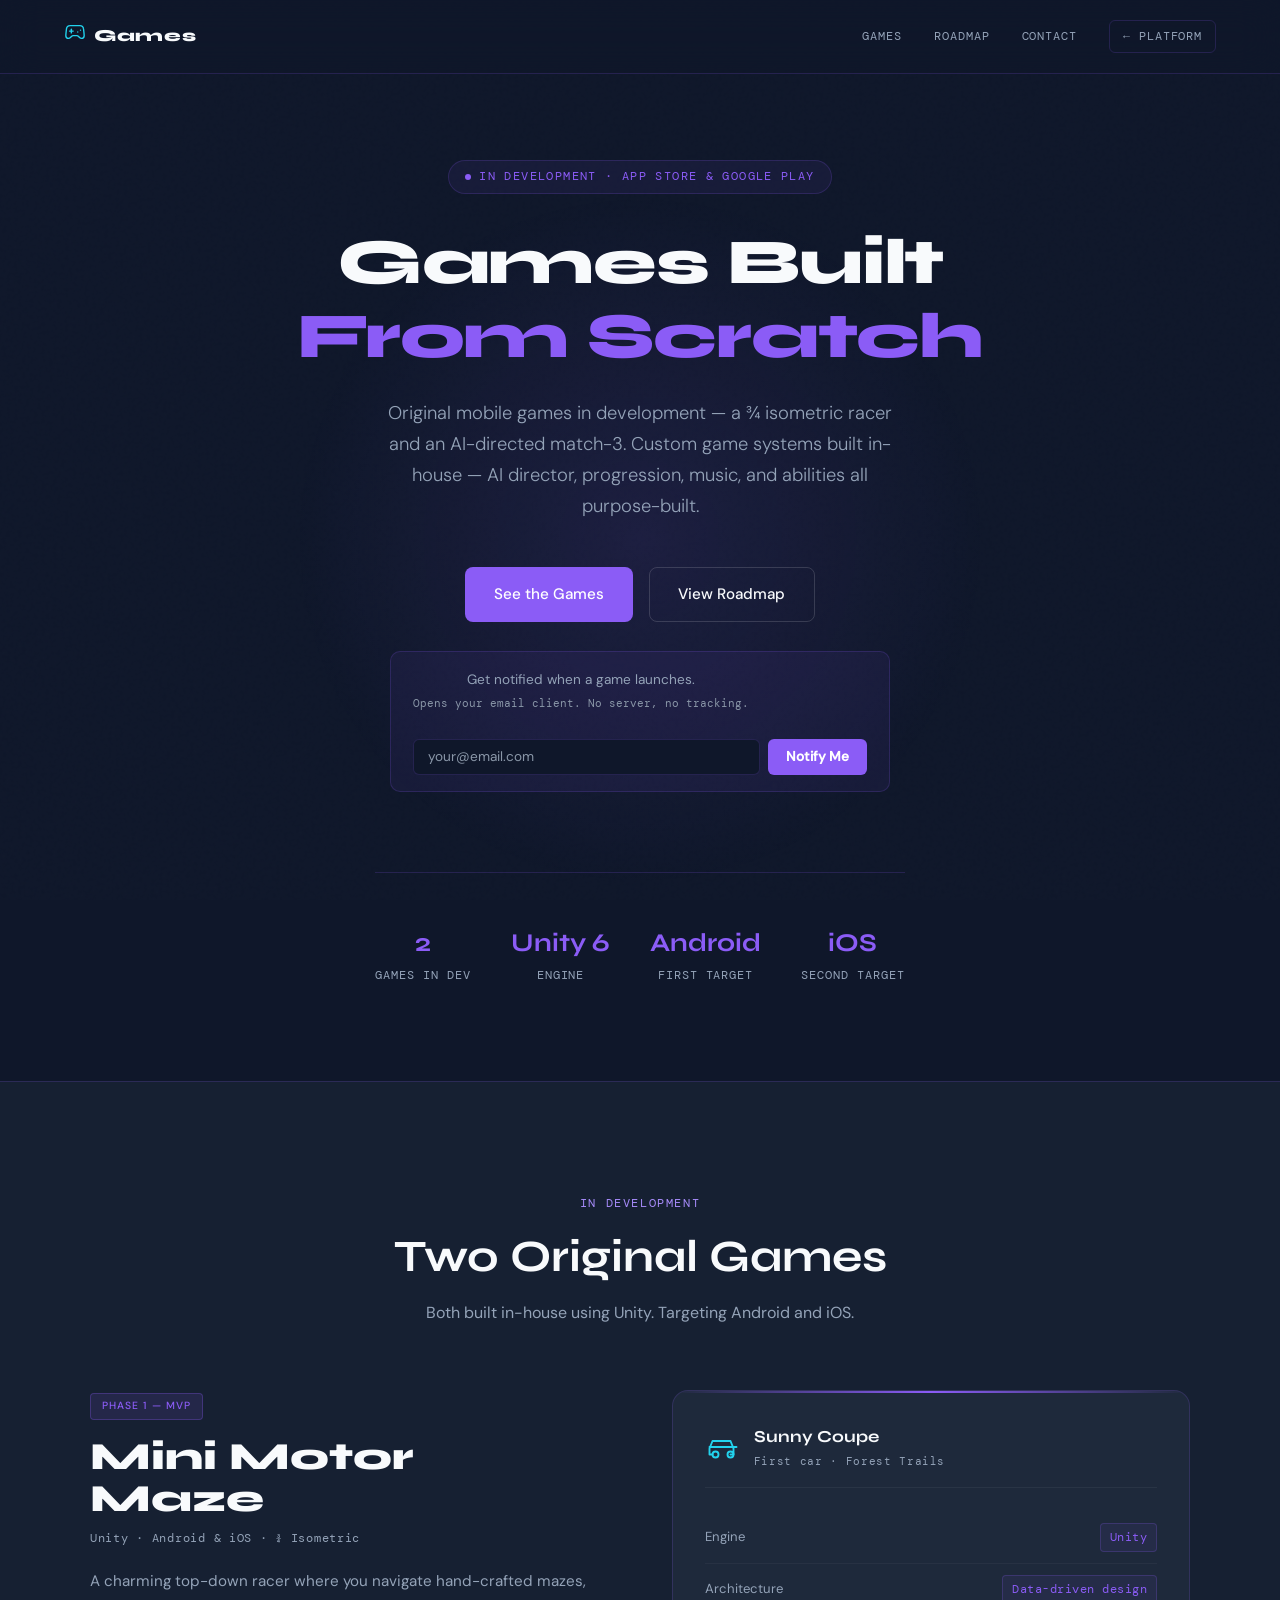
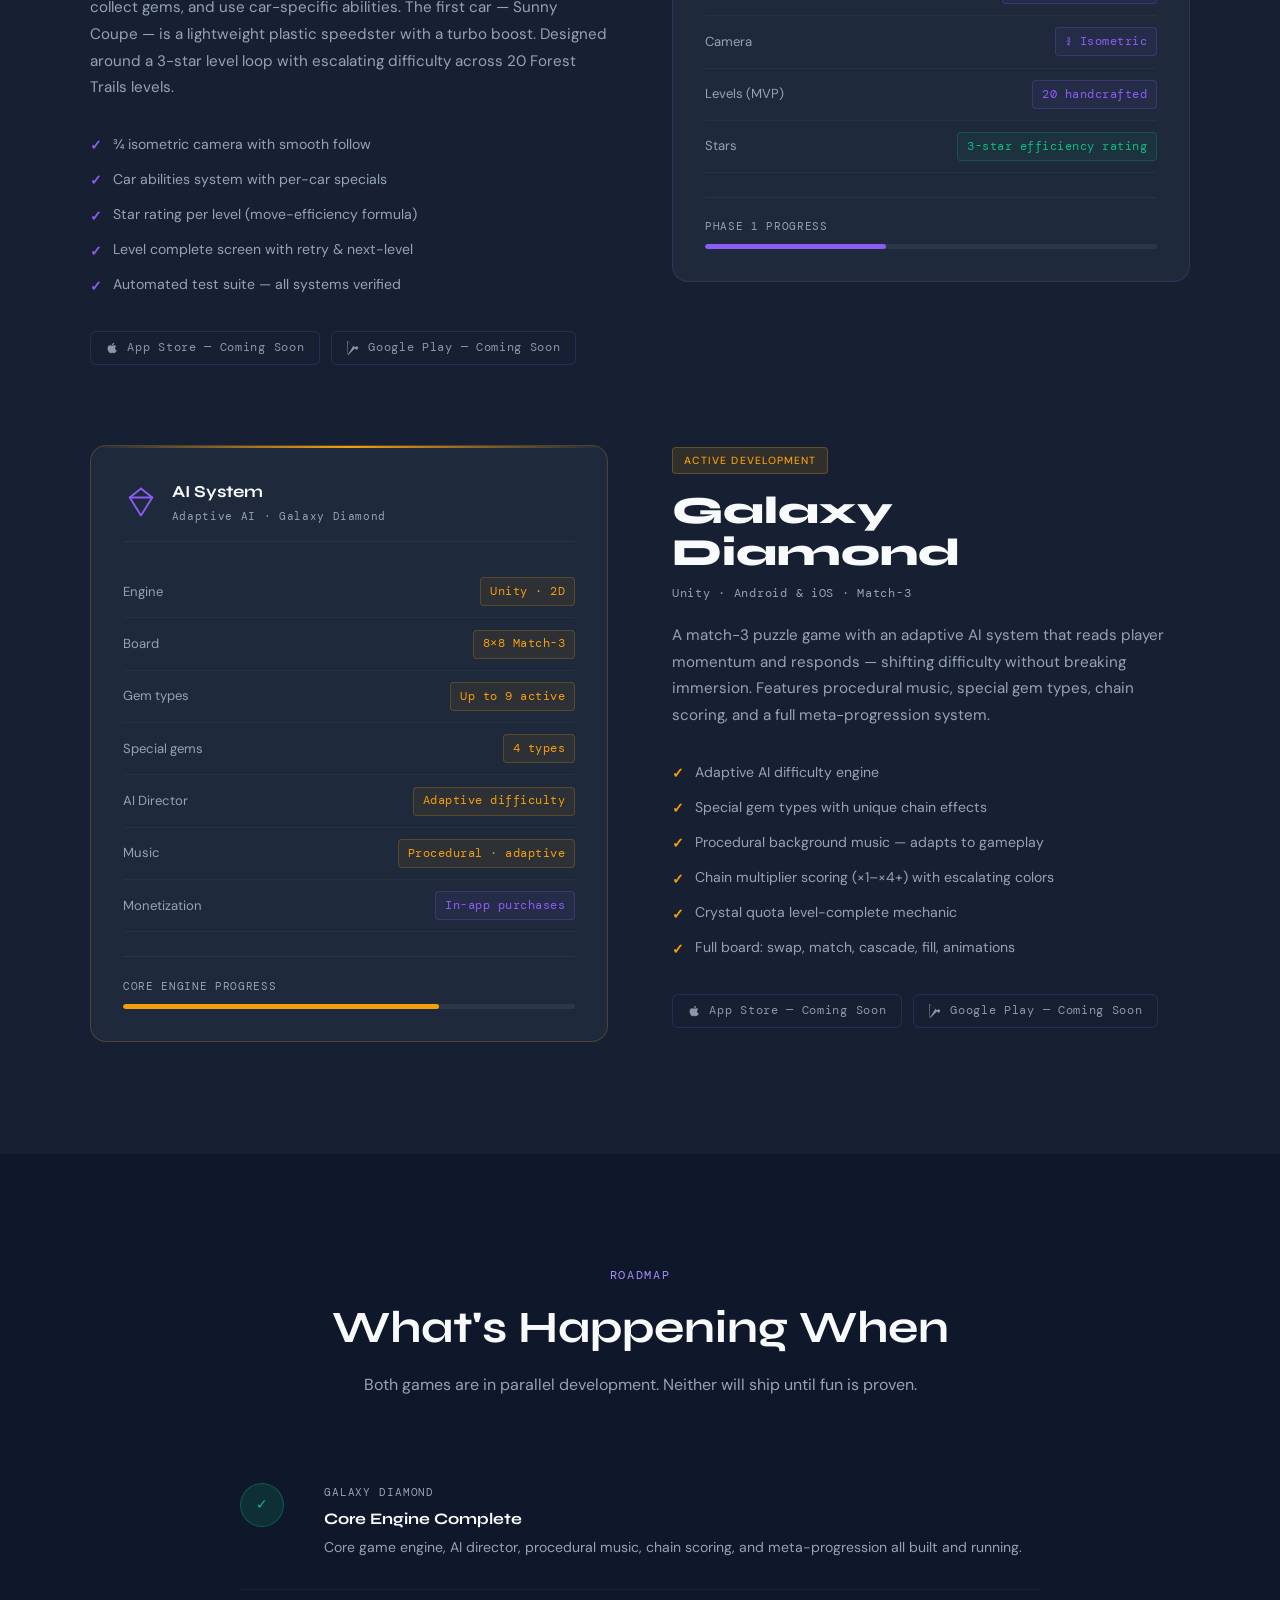
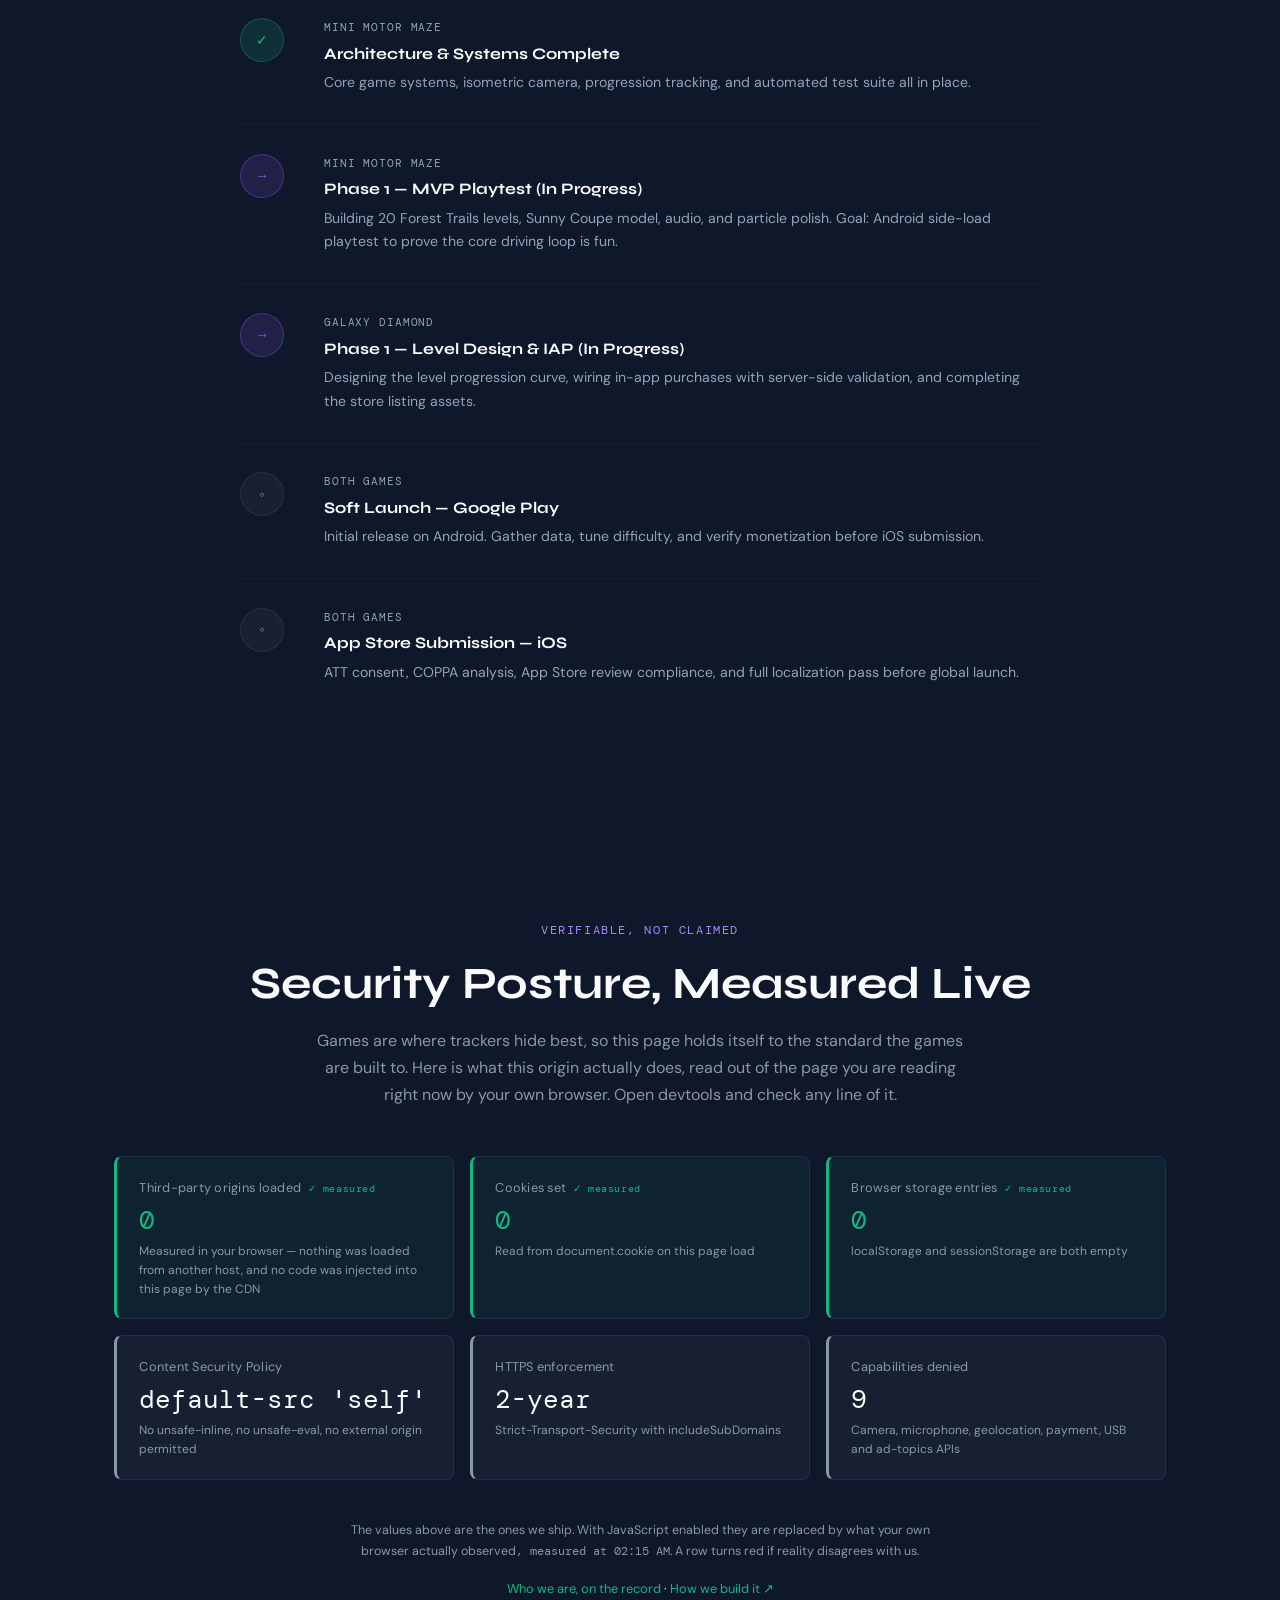
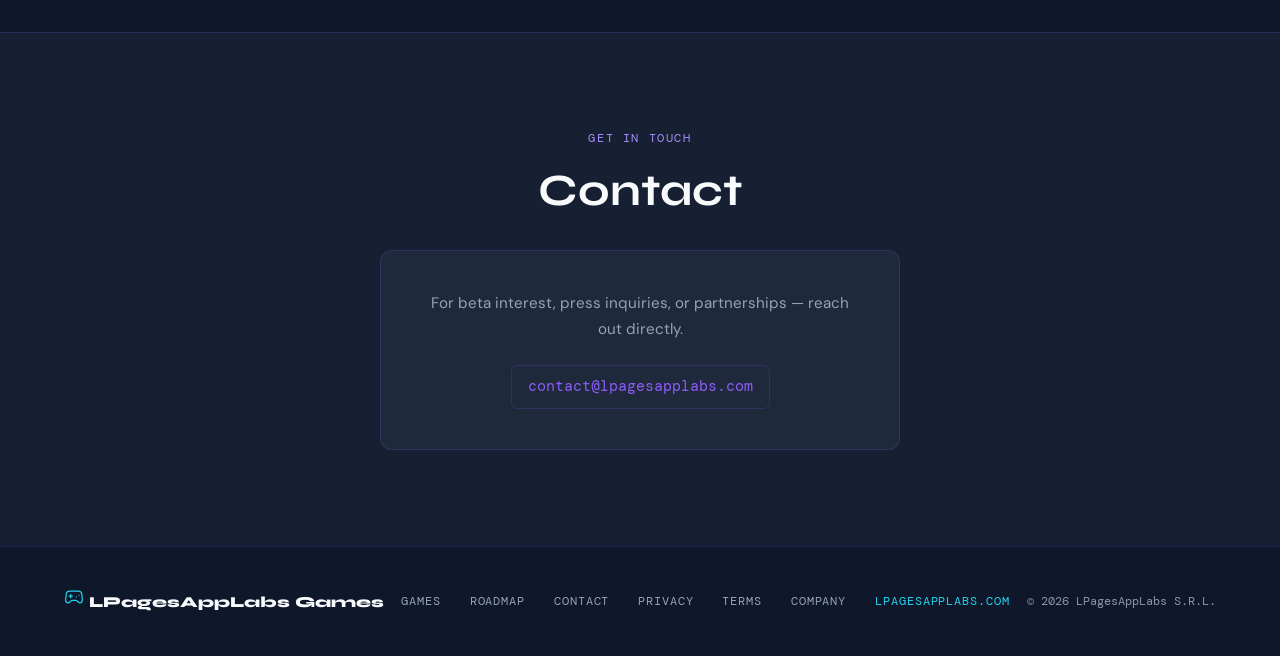
<file: public/index.html>
<!DOCTYPE html>
<!-- LPagesAppLabs Platform v1.0 · Games · contact@lpagesapplabs.com -->
<html lang="en">
<head>
  <meta charset="UTF-8" />
  <meta name="viewport" content="width=device-width, initial-scale=1.0"/>
  <meta name="color-scheme" content="dark">
  <title>LPagesAppLabs Games — Mobile Games in Development</title>
  <meta name="description" content="Mobile games in development by LPagesAppLabs. Mini Motor Maze — ¾ isometric racing. Galaxy Diamond — match-3 puzzle with adaptive AI. Coming to App Store and Google Play.">
  <link rel="canonical" href="https://games.lpagesapplabs.com/" />
  <meta property="og:title" content="LPagesAppLabs Games — Mobile Games in Development" />
  <meta property="og:description" content="Mini Motor Maze and Galaxy Diamond — mobile games built with Unity, coming to App Store and Google Play." />
  <meta property="og:url" content="https://games.lpagesapplabs.com/" />
  <meta property="og:image" content="https://lpagesapplabs.com/og-image.png" />
  <meta property="og:image:width" content="1200" />
  <meta property="og:image:height" content="630" />
  <meta property="og:type" content="website" />
  <meta name="twitter:card" content="summary_large_image" />
  <meta name="twitter:title" content="LPagesAppLabs Games — Mobile Games in Development" />
  <meta name="twitter:description" content="Mini Motor Maze and Galaxy Diamond — mobile games built with Unity, coming to App Store and Google Play." />
  <meta name="twitter:image" content="https://lpagesapplabs.com/og-image.png" />
  <meta name="theme-color" content="#0F172A">
  <meta name="robots" content="index, follow">
  <link rel="icon" href="/logo.svg" type="image/svg+xml">
  <script src="main.js"></script>
  <link rel="stylesheet" href="fonts.css">
  <link rel="preload" href="fonts/syne-latin-800-normal.woff2" as="font" type="font/woff2" crossorigin>
  <link rel="preload" href="fonts/dm-sans-latin-400-normal.woff2" as="font" type="font/woff2" crossorigin>
  <link rel="stylesheet" href="styles.css">
  <!-- defer, deliberately. This script queries the DOM immediately on boot, and a
       head script that runs before the body exists is what blanked all nine origins
       on 2026-07-27. It is also progressive enhancement: the panel ships with honest
       static values and this only ever upgrades a row to "measured". -->
  <script src="posture.js" defer></script>
</head>
<body>
<a class="skip-link" href="#main-content">Skip to main content</a>

<nav>
  <a href="#hero" class="nav-logo"><span class="logo-icon" aria-hidden="true"><svg width="22" height="22" viewBox="0 0 24 24" fill="none" stroke="#22D3EE" stroke-width="1.5" stroke-linecap="round" stroke-linejoin="round" aria-hidden="true"><line x1="6" y1="11" x2="10" y2="11"/><line x1="8" y1="9" x2="8" y2="13"/><line x1="15" y1="12" x2="15.01" y2="12"/><line x1="18" y1="10" x2="18.01" y2="10"/><path d="M17.32 5H6.68a4 4 0 0 0-3.978 3.59c-.006.052-.01.101-.017.152C2.604 9.416 2 14.456 2 16a3 3 0 0 0 3 3c1 0 1.5-.5 2-1l1.414-1.414A2 2 0 0 1 9.828 16h4.344a2 2 0 0 1 1.414.586L17 18c.5.5 1 1 2 1a3 3 0 0 0 3-3c0-1.545-.604-6.584-.685-7.258-.006-.05-.01-.1-.017-.151A4 4 0 0 0 17.32 5z"/></svg></span> Games</a>
  <div class="nav-right">
    <div class="nav-links">
      <a href="#games">Games</a>
      <a href="#timeline">Roadmap</a>
      <a href="#contact">Contact</a>
    </div>
    <a href="https://lpagesapplabs.com" class="nav-platform" rel="noopener noreferrer">← Platform</a>
    <button class="nav-hamburger" id="hamburger" aria-label="Menu" aria-expanded="false" aria-controls="navMobile">
      <span></span><span></span><span></span>
    </button>
  </div>
  <!-- Inside <nav> on purpose. nav is position:fixed, so it is the containing
       block for this absolutely-positioned menu, which lets CSS say top:100%
       — exactly the bar's height, whatever the logo turns out to be. As a
       sibling it was in static flow at document y=0, behind the fixed bar and
       off-screen once scrolled: the menu opened and nobody could see it.
       Absolute keeps it out of the flex row, so the bar itself is unchanged. -->
  <div class="nav-mobile" id="navMobile">
    <a href="#games">Games</a>
    <a href="#timeline">Roadmap</a>
    <a href="#contact">Contact</a>
    <a href="https://lpagesapplabs.com" rel="noopener noreferrer">← Platform</a>
  </div>
</nav>

<main id="main-content">
<!-- HERO -->
<section id="hero">
  <div class="hero-glow"></div>
  <div class="hero-badge"><span class="badge-dot"></span> In Development · App Store &amp; Google Play</div>
  <h1>Games Built<br><span class="accent">From Scratch</span></h1>
  <p class="hero-sub">Original mobile games in development — a ¾ isometric racer and an AI-directed match-3. Custom game systems built in-house — AI director, progression, music, and abilities all purpose-built.</p>
  <div class="btn-group">
    <a href="#games" class="btn btn-primary">See the Games</a>
    <a href="#timeline" class="btn btn-secondary">View Roadmap</a>
  </div>
  <div class="notify-strip">
    <p>Get notified when a game launches.<br><span class="notify-sub">Opens your email client. No server, no tracking.</span></p>
      <!-- The email input deliberately has NO name attribute, and this form has
           no action. That is a control, not an oversight: main.js calls
           preventDefault() and opens a mailto, but if JavaScript never runs the
           form submits natively as a GET to this same page, and a named input
           would put the visitor's email address into the URL, their browser
           history, and the Referer header of whatever they click next. Without a
           name, nothing is submitted at all. Do not "tidy" one in. -->
    <form class="notify-form" data-product="LPagesAppLabs Games">
      <input type="email" placeholder="your@email.com" required autocomplete="email" aria-label="Email address">
      <button type="submit">Notify Me</button>
    </form>
  </div>
  <div class="hero-stat-bar">
    <div class="stat"><div class="stat-num">2</div><div class="stat-label">Games in dev</div></div>
    <div class="stat"><div class="stat-num">Unity 6</div><div class="stat-label">Engine</div></div>
    <div class="stat"><div class="stat-num">Android</div><div class="stat-label">First target</div></div>
    <div class="stat"><div class="stat-num">iOS</div><div class="stat-label">Second target</div></div>
  </div>
</section>

<!-- GAMES -->
<section id="games">
  <div class="games-header reveal">
    <div class="section-label">In Development</div>
    <h2 class="section-title">Two Original Games</h2>
    <p>Both built in-house using Unity. Targeting Android and iOS.</p>
  </div>

  <!-- MINI MOTOR MAZE -->
  <div class="game-block reveal">
    <div class="game-info">
      <div class="game-tag">Phase 1 — MVP</div>
      <h2 class="game-name">Mini Motor<br>Maze</h2>
      <div class="game-engine">Unity · Android &amp; iOS · ¾ Isometric</div>
      <p class="game-desc">A charming top-down racer where you navigate hand-crafted mazes, collect gems, and use car-specific abilities. The first car — Sunny Coupe — is a lightweight plastic speedster with a turbo boost. Designed around a 3-star level loop with escalating difficulty across 20 Forest Trails levels.</p>
      <div class="feature-list">
        <div class="feature-item"><span class="feature-check" aria-hidden="true">✓</span> ¾ isometric camera with smooth follow</div>
        <div class="feature-item"><span class="feature-check" aria-hidden="true">✓</span> Car abilities system with per-car specials</div>
        <div class="feature-item"><span class="feature-check" aria-hidden="true">✓</span> Star rating per level (move-efficiency formula)</div>
        <div class="feature-item"><span class="feature-check" aria-hidden="true">✓</span> Level complete screen with retry &amp; next-level</div>
        <div class="feature-item"><span class="feature-check" aria-hidden="true">✓</span> Automated test suite — all systems verified</div>
      </div>
      <div class="store-badges">
        <span class="store-badge">
          <svg width="14" height="14" viewBox="0 0 24 24" fill="currentColor"><path d="M17.05 20.28c-.98.95-2.05.8-3.08.35-1.09-.46-2.09-.48-3.24 0-1.44.62-2.2.44-3.06-.35C2.79 15.25 3.51 7.7 9.05 7.4c1.39.07 2.34.74 3.15.8 1.19-.24 2.35-.93 3.62-.84 1.54.12 2.69.72 3.45 1.83-3.17 1.89-2.42 6.02.78 7.2-.57 1.5-1.32 2.96-3 3.89zM12.03 7.25c-.15-2.23 1.66-4.07 3.74-4.25.29 2.58-2.34 4.5-3.74 4.25z"/></svg>
          App Store — Coming Soon
        </span>
        <span class="store-badge">
          <svg width="14" height="14" viewBox="0 0 24 24" fill="currentColor"><path d="M3.18 23.76c.28.15.59.2.9.14l12.22-12.23-3.47-3.47L3.18 23.76zm16.87-10.77c.55-.31.87-.87.87-1.49s-.32-1.18-.87-1.49L17.9 8.84 14.1 12l3.93 3.16 2.02-1.17zM3.54.3C3.24.11 2.9.04 2.58.19L14.84 12 3.54.3zM3.18.24L2.58.19c-.02.01-.04.02-.05.03l-.01.01C2.22.44 2 .82 2 1.25v21.5c0 .43.22.81.52 1.01l.01.01.05.03.03-.02L3.18.24z"/></svg>
          Google Play — Coming Soon
        </span>
      </div>
    </div>
    <div class="game-visual">
      <div class="vis-header">
        <span class="vis-icon"><svg width="36" height="36" viewBox="0 0 24 24" fill="none" stroke="#22D3EE" stroke-width="1.25" stroke-linecap="round" stroke-linejoin="round" aria-hidden="true"><path d="M5 17H3v-4l2-5h12l2 5v4h-2"/><circle cx="7" cy="17" r="2"/><circle cx="17" cy="17" r="2"/><path d="M3 12h18"/></svg></span>
        <div>
          <h3 class="vis-title">Sunny Coupe</h3>
          <div class="vis-sub">First car · Forest Trails</div>
        </div>
      </div>
      <div class="vis-row"><span class="vis-label">Engine</span><span class="vis-val">Unity</span></div>
      <div class="vis-row"><span class="vis-label">Architecture</span><span class="vis-val">Data-driven design</span></div>
      
      <div class="vis-row"><span class="vis-label">Camera</span><span class="vis-val">¾ Isometric</span></div>
      <div class="vis-row"><span class="vis-label">Levels (MVP)</span><span class="vis-val">20 handcrafted</span></div>
      <div class="vis-row"><span class="vis-label">Stars</span><span class="vis-val emerald">3-star efficiency rating</span></div>
      
      
      <div class="progress-bar">
        <div class="progress-header">
          <span class="progress-label">Phase 1 Progress</span>
          
        </div>
        <div class="bar-track"><div class="bar-fill"></div></div>
      </div>
    </div>
  </div>

  <!-- GALAXY DIAMOND -->
  <div class="game-block reverse reveal">
    <div class="game-info">
      <div class="game-tag amber">Active Development</div>
      <h2 class="game-name">Galaxy<br>Diamond</h2>
      <div class="game-engine">Unity · Android &amp; iOS · Match-3</div>
      <p class="game-desc">A match-3 puzzle game with an adaptive AI system that reads player momentum and responds — shifting difficulty without breaking immersion. Features procedural music, special gem types, chain scoring, and a full meta-progression system.</p>
      <div class="feature-list">
        <div class="feature-item"><span class="feature-check amber">✓</span> Adaptive AI difficulty engine</div>
        <div class="feature-item"><span class="feature-check amber">✓</span> Special gem types with unique chain effects</div>
        <div class="feature-item"><span class="feature-check amber">✓</span> Procedural background music — adapts to gameplay</div>
        <div class="feature-item"><span class="feature-check amber">✓</span> Chain multiplier scoring (×1–×4+) with escalating colors</div>
        <div class="feature-item"><span class="feature-check amber">✓</span> Crystal quota level-complete mechanic</div>
        <div class="feature-item"><span class="feature-check amber">✓</span> Full board: swap, match, cascade, fill, animations</div>
      </div>
      <div class="store-badges">
        <span class="store-badge">
          <svg width="14" height="14" viewBox="0 0 24 24" fill="currentColor"><path d="M17.05 20.28c-.98.95-2.05.8-3.08.35-1.09-.46-2.09-.48-3.24 0-1.44.62-2.2.44-3.06-.35C2.79 15.25 3.51 7.7 9.05 7.4c1.39.07 2.34.74 3.15.8 1.19-.24 2.35-.93 3.62-.84 1.54.12 2.69.72 3.45 1.83-3.17 1.89-2.42 6.02.78 7.2-.57 1.5-1.32 2.96-3 3.89zM12.03 7.25c-.15-2.23 1.66-4.07 3.74-4.25.29 2.58-2.34 4.5-3.74 4.25z"/></svg>
          App Store — Coming Soon
        </span>
        <span class="store-badge">
          <svg width="14" height="14" viewBox="0 0 24 24" fill="currentColor"><path d="M3.18 23.76c.28.15.59.2.9.14l12.22-12.23-3.47-3.47L3.18 23.76zm16.87-10.77c.55-.31.87-.87.87-1.49s-.32-1.18-.87-1.49L17.9 8.84 14.1 12l3.93 3.16 2.02-1.17zM3.54.3C3.24.11 2.9.04 2.58.19L14.84 12 3.54.3zM3.18.24L2.58.19c-.02.01-.04.02-.05.03l-.01.01C2.22.44 2 .82 2 1.25v21.5c0 .43.22.81.52 1.01l.01.01.05.03.03-.02L3.18.24z"/></svg>
          Google Play — Coming Soon
        </span>
      </div>
    </div>
    <div class="game-visual amber-card">
      <div class="vis-header">
        <span class="vis-icon"><svg width="36" height="36" viewBox="0 0 24 24" fill="none" stroke="#8B5CF6" stroke-width="1.25" stroke-linecap="round" stroke-linejoin="round" aria-hidden="true"><polyline points="12 3 19.5 9 12 21 4.5 9 12 3"/><polyline points="4.5 9 19.5 9"/></svg></span>
        <div>
          <h3 class="vis-title">AI System</h3>
          <div class="vis-sub">Adaptive AI · Galaxy Diamond</div>
        </div>
      </div>
      <div class="vis-row"><span class="vis-label">Engine</span><span class="vis-val amber">Unity · 2D</span></div>
      <div class="vis-row"><span class="vis-label">Board</span><span class="vis-val amber">8×8 Match-3</span></div>
      <div class="vis-row"><span class="vis-label">Gem types</span><span class="vis-val amber">Up to 9 active</span></div>
      <div class="vis-row"><span class="vis-label">Special gems</span><span class="vis-val amber">4 types</span></div>
      <div class="vis-row"><span class="vis-label">AI Director</span><span class="vis-val amber">Adaptive difficulty</span></div>
      <div class="vis-row"><span class="vis-label">Music</span><span class="vis-val amber">Procedural · adaptive</span></div>
      <div class="vis-row"><span class="vis-label">Monetization</span><span class="vis-val">In-app purchases</span></div>
      <div class="progress-bar">
        <div class="progress-header">
          <span class="progress-label">Core Engine Progress</span>
          
        </div>
        <div class="bar-track"><div class="bar-fill amber"></div></div>
      </div>
    </div>
  </div>
</section>

<!-- TIMELINE -->
<section id="timeline">
  <div class="timeline-inner">
    <div class="timeline-header reveal">
      <div class="section-label">Roadmap</div>
      <h2 class="section-title">What's Happening When</h2>
      <p>Both games are in parallel development. Neither will ship until fun is proven.</p>
    </div>
    <div class="tl-items">
      <div class="tl-item reveal">
        <div class="tl-dot done">✓</div>
        <div>
          <div class="tl-game">Galaxy Diamond</div>
          <div class="tl-phase">Core Engine Complete</div>
          <p class="tl-desc">Core game engine, AI director, procedural music, chain scoring, and meta-progression all built and running.</p>
        </div>
      </div>
      <div class="tl-item reveal">
        <div class="tl-dot done">✓</div>
        <div>
          <div class="tl-game">Mini Motor Maze</div>
          <div class="tl-phase">Architecture & Systems Complete</div>
          <p class="tl-desc">Core game systems, isometric camera, progression tracking, and automated test suite all in place.</p>
        </div>
      </div>
      <div class="tl-item reveal">
        <div class="tl-dot active">→</div>
        <div>
          <div class="tl-game">Mini Motor Maze</div>
          <div class="tl-phase">Phase 1 — MVP Playtest (In Progress)</div>
          <p class="tl-desc">Building 20 Forest Trails levels, Sunny Coupe model, audio, and particle polish. Goal: Android side-load playtest to prove the core driving loop is fun.</p>
        </div>
      </div>
      <div class="tl-item reveal">
        <div class="tl-dot active">→</div>
        <div>
          <div class="tl-game">Galaxy Diamond</div>
          <div class="tl-phase">Phase 1 — Level Design &amp; IAP (In Progress)</div>
          <p class="tl-desc">Designing the level progression curve, wiring in-app purchases with server-side validation, and completing the store listing assets.</p>
        </div>
      </div>
      <div class="tl-item reveal">
        <div class="tl-dot next">◦</div>
        <div>
          <div class="tl-game">Both Games</div>
          <div class="tl-phase">Soft Launch — Google Play</div>
          <p class="tl-desc">Initial release on Android. Gather data, tune difficulty, and verify monetization before iOS submission.</p>
        </div>
      </div>
      <div class="tl-item reveal">
        <div class="tl-dot next">◦</div>
        <div>
          <div class="tl-game">Both Games</div>
          <div class="tl-phase">App Store Submission — iOS</div>
          <p class="tl-desc">ATT consent, COPPA analysis, App Store review compliance, and full localization pass before global launch.</p>
        </div>
      </div>
    </div>
  </div>
</section>

<!-- SECURITY POSTURE — measured live, see posture.js -->
<section id="posture">
  <div class="posture-header reveal">
    <div class="section-label">Verifiable, Not Claimed</div>
    <h2 class="section-title">Security Posture, Measured Live</h2>
    <p>Games are where trackers hide best, so this page holds itself to the standard the games are built to. Here is what this origin actually does, read out of the page you are reading right now by your own browser. Open devtools and check any line of it.</p>
  </div>

  <dl class="posture-grid reveal">
    <div class="posture-row" data-posture="third-party">
      <dt class="posture-label">Third-party origins loaded</dt>
      <dd class="posture-value">0</dd>
      <dd class="posture-note">No fonts, analytics or tag manager loaded from another host</dd>
    </div>
    <div class="posture-row" data-posture="cookies">
      <dt class="posture-label">Cookies set</dt>
      <dd class="posture-value">0</dd>
      <dd class="posture-note">No consent banner, because there is nothing to consent to</dd>
    </div>
    <div class="posture-row" data-posture="storage">
      <dt class="posture-label">Browser storage entries</dt>
      <dd class="posture-value">0</dd>
      <dd class="posture-note">Nothing written to localStorage or sessionStorage</dd>
    </div>
    <div class="posture-row" data-posture="csp">
      <dt class="posture-label">Content Security Policy</dt>
      <dd class="posture-value">default-src 'self'</dd>
      <dd class="posture-note">No unsafe-inline, no unsafe-eval, no external origin permitted</dd>
    </div>
    <div class="posture-row" data-posture="hsts">
      <dt class="posture-label">HTTPS enforcement</dt>
      <dd class="posture-value">2-year</dd>
      <dd class="posture-note">Strict-Transport-Security with includeSubDomains</dd>
    </div>
    <div class="posture-row" data-posture="permissions">
      <dt class="posture-label">Capabilities denied</dt>
      <dd class="posture-value">9</dd>
      <dd class="posture-note">Camera, microphone, geolocation, payment, USB and ad-topics APIs</dd>
    </div>
  </dl>

  <div class="posture-foot reveal">
    <p class="posture-stamp">The values above are the ones we ship. With JavaScript enabled they are replaced by what your own browser actually observed<span class="posture-time-wrap">, measured at <span data-posture-time>—</span></span>. A row turns red if reality disagrees with us.</p>
    <p class="posture-links"><a href="https://lpagesapplabs.com/company.html">Who we are, on the record</a> · <a href="https://blog.lpagesapplabs.com" rel="noopener noreferrer">How we build it ↗</a></p>
  </div>
</section>

<!-- CONTACT -->
<section id="contact">
  <div class="reveal">
    <div class="section-label">Get in Touch</div>
    <h2 class="section-title">Contact</h2>
  </div>
  <div class="contact-box reveal">
    <p>For beta interest, press inquiries, or partnerships — reach out directly.</p>
    <a href="mailto:contact@lpagesapplabs.com" class="contact-email">contact@lpagesapplabs.com</a>
  </div>
</section>

</main>

<footer>
  <a href="#hero" class="footer-logo"><span class="logo-icon" aria-hidden="true"><svg width="20" height="20" viewBox="0 0 24 24" fill="none" stroke="#22D3EE" stroke-width="1.5" stroke-linecap="round" stroke-linejoin="round" aria-hidden="true"><line x1="6" y1="11" x2="10" y2="11"/><line x1="8" y1="9" x2="8" y2="13"/><line x1="15" y1="12" x2="15.01" y2="12"/><line x1="18" y1="10" x2="18.01" y2="10"/><path d="M17.32 5H6.68a4 4 0 0 0-3.978 3.59c-.006.052-.01.101-.017.152C2.604 9.416 2 14.456 2 16a3 3 0 0 0 3 3c1 0 1.5-.5 2-1l1.414-1.414A2 2 0 0 1 9.828 16h4.344a2 2 0 0 1 1.414.586L17 18c.5.5 1 1 2 1a3 3 0 0 0 3-3c0-1.545-.604-6.584-.685-7.258-.006-.05-.01-.1-.017-.151A4 4 0 0 0 17.32 5z"/></svg></span> LPagesAppLabs Games</a>
  <div class="footer-links">
    <a href="#games">Games</a>
    <a href="#timeline">Roadmap</a>
    <a href="#contact">Contact</a>
    <a href="privacy.html">Privacy</a>
    <a href="terms.html">Terms</a>
    <a href="https://lpagesapplabs.com/company.html" rel="noopener noreferrer">Company</a>
    <a href="https://lpagesapplabs.com" class="footer-platform" rel="noopener noreferrer">lpagesapplabs.com</a>
  </div>
  <div class="footer-copy">© 2026 LPagesAppLabs S.R.L.</div>
</footer>

</body>
</html>
</file>
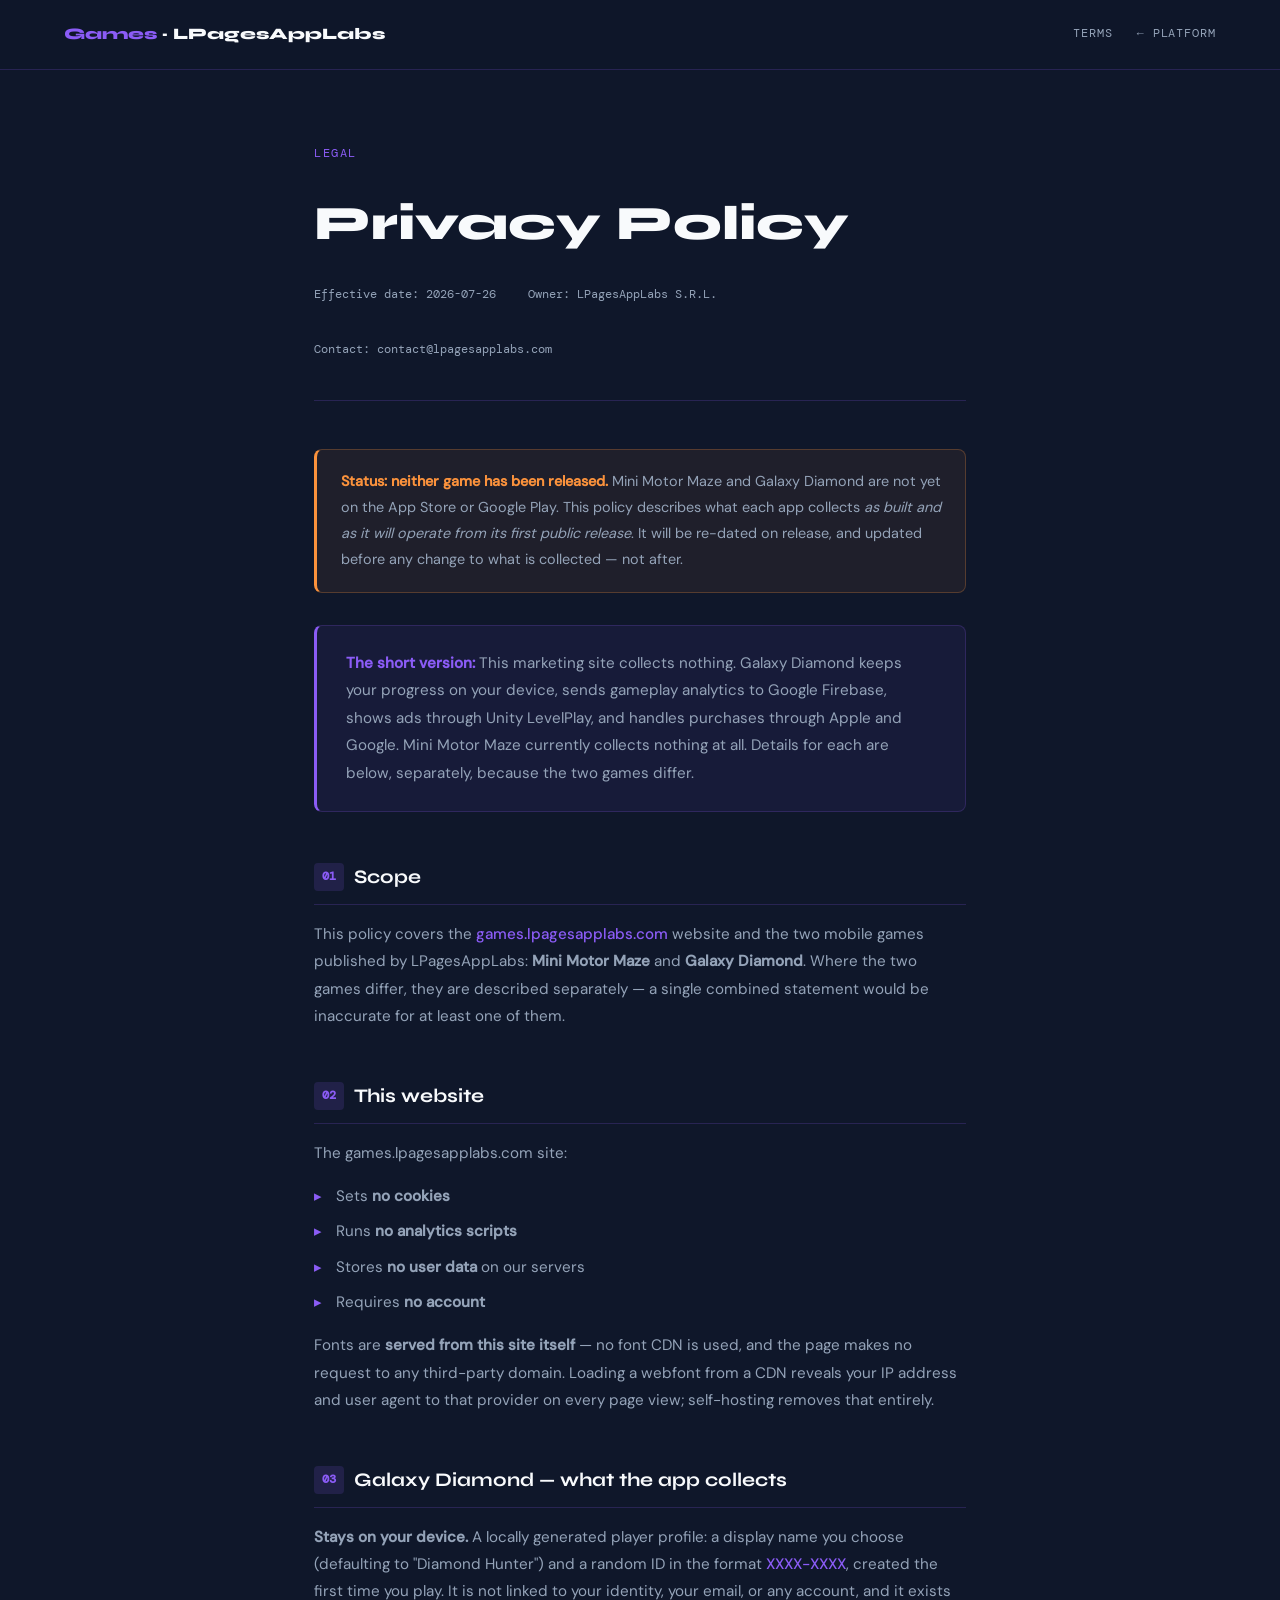
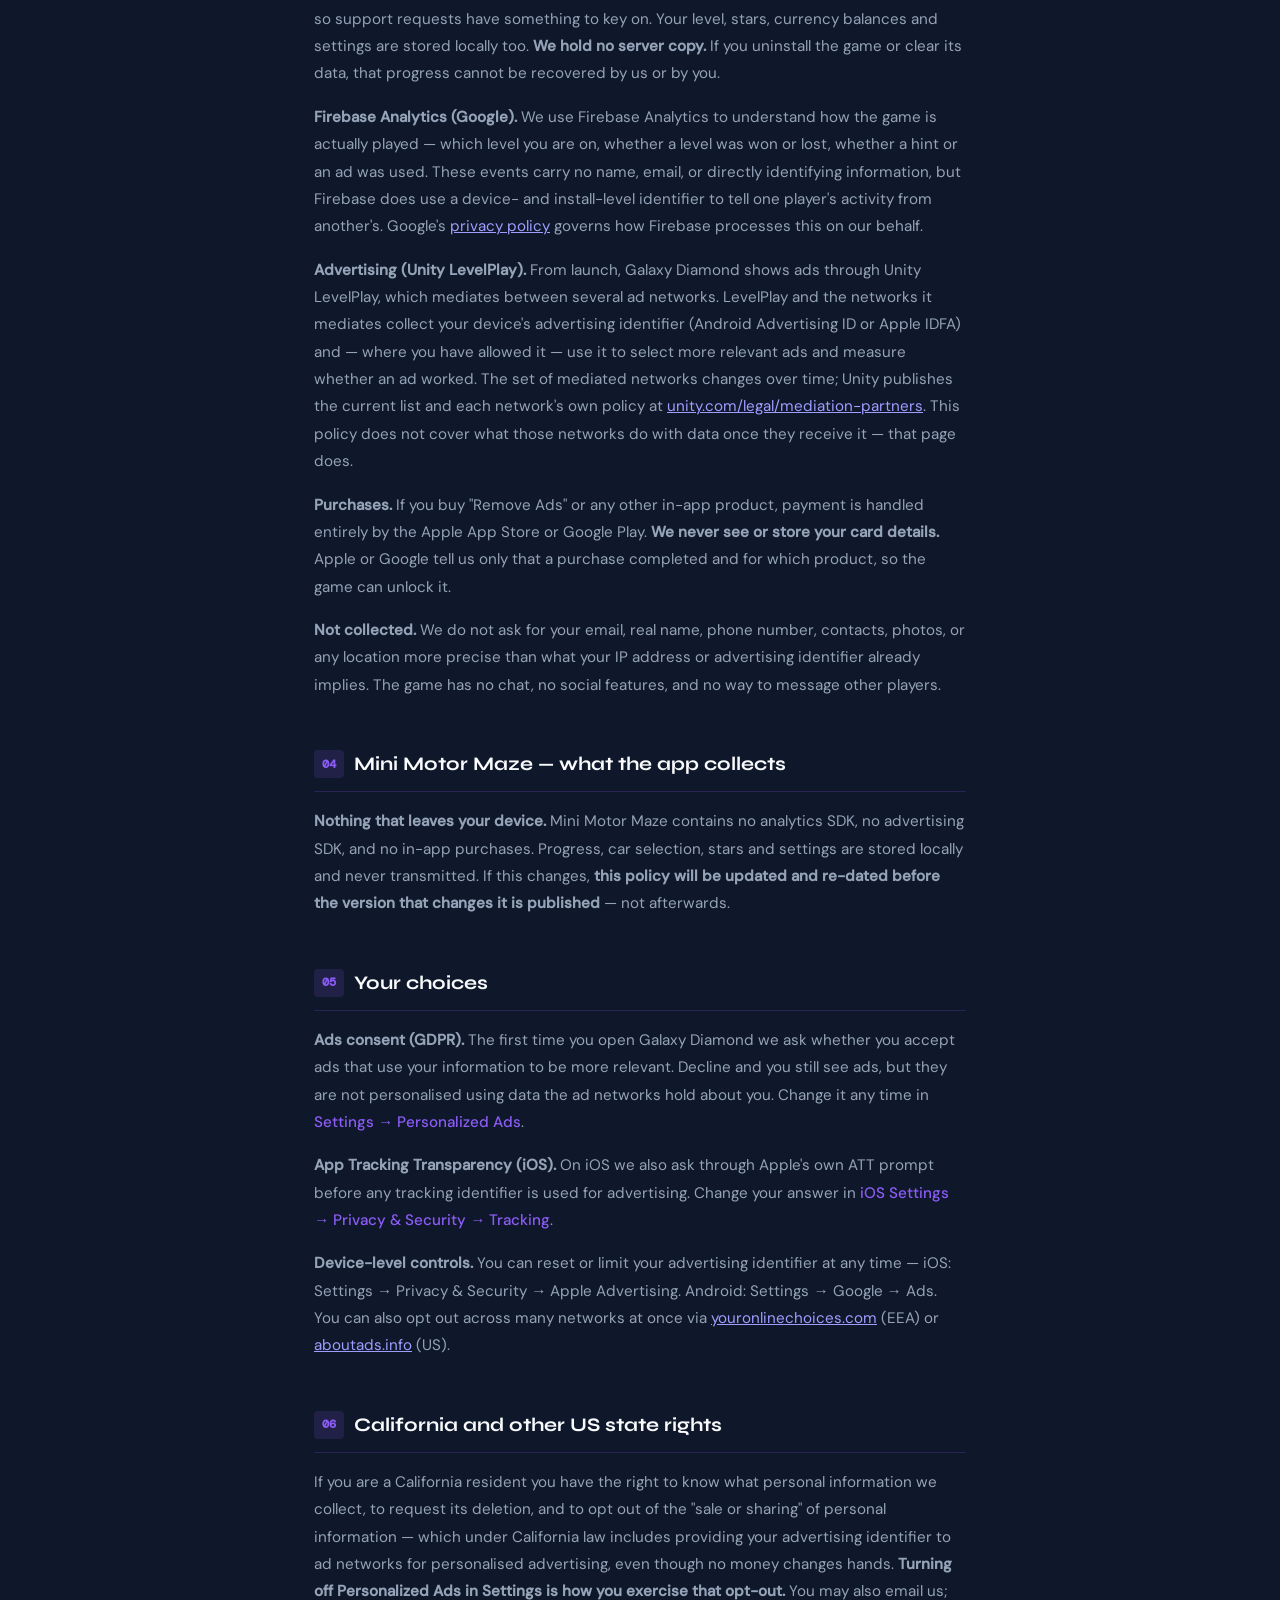
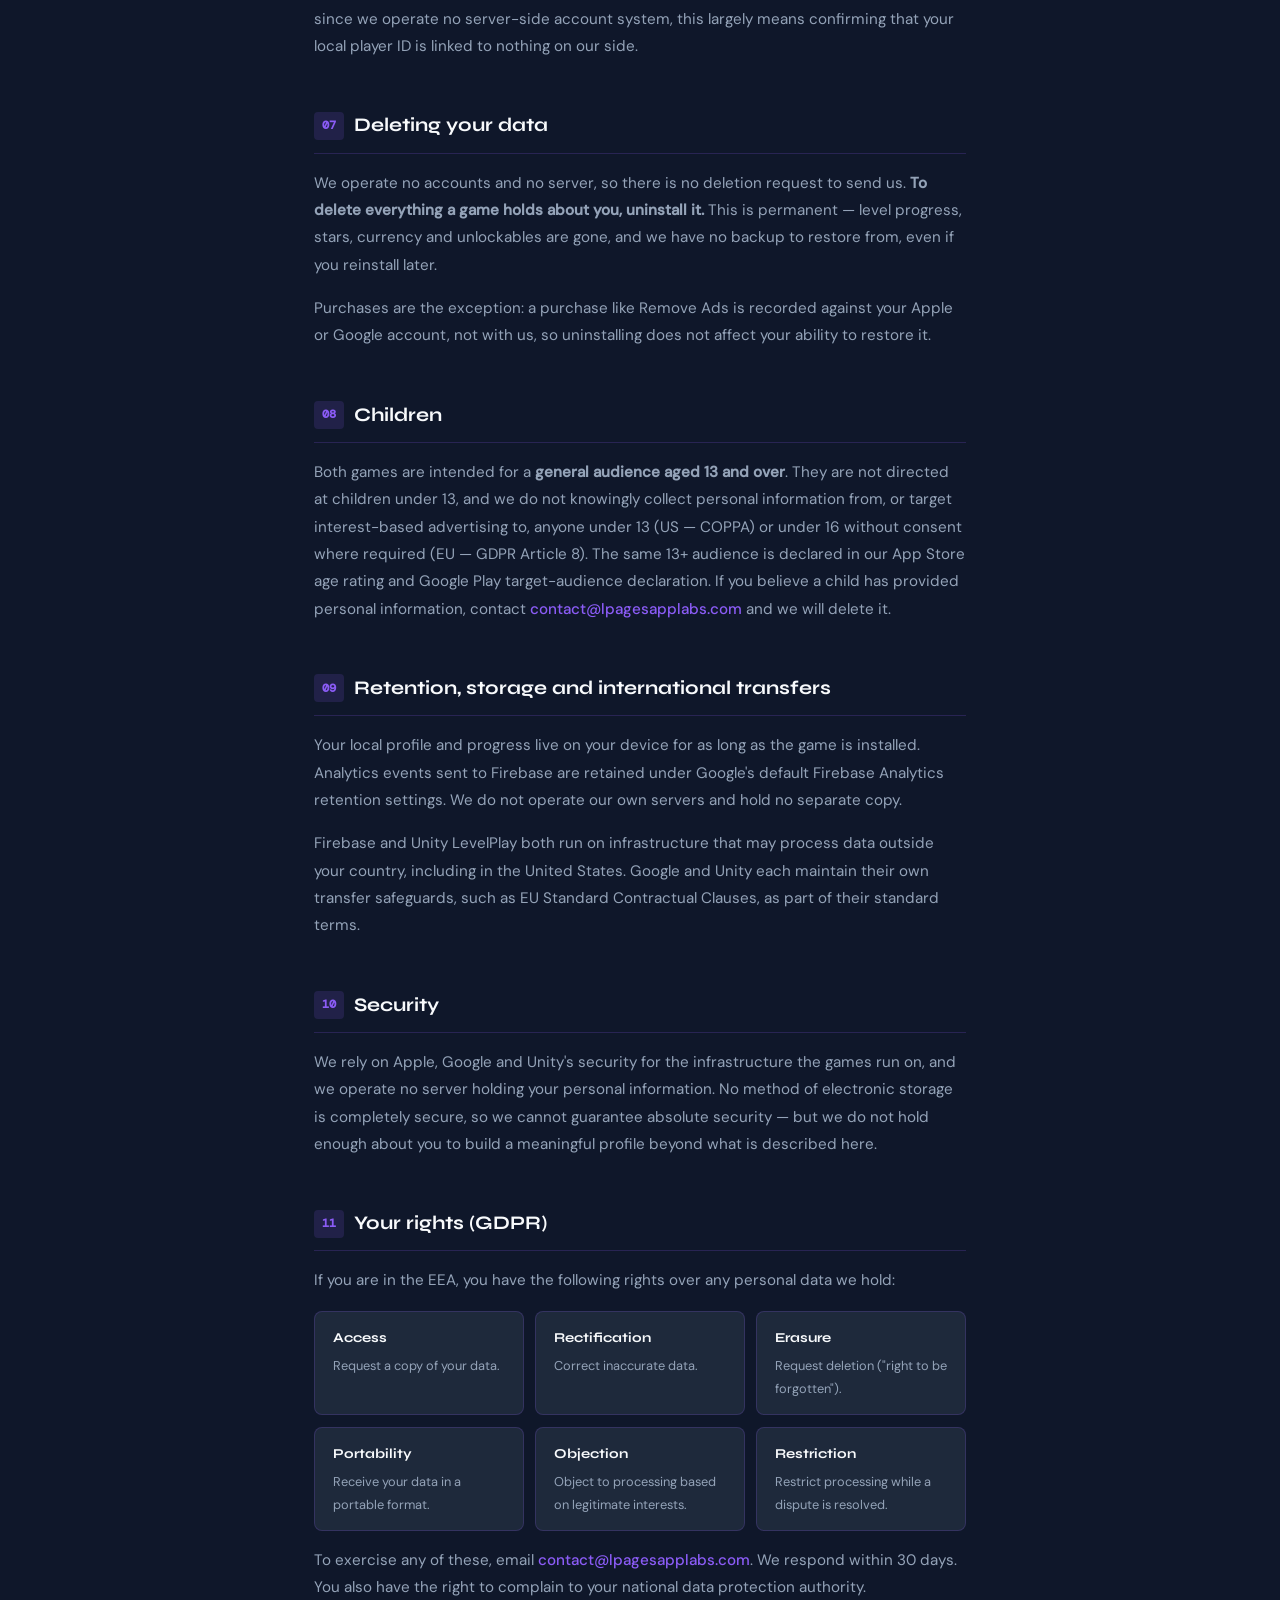
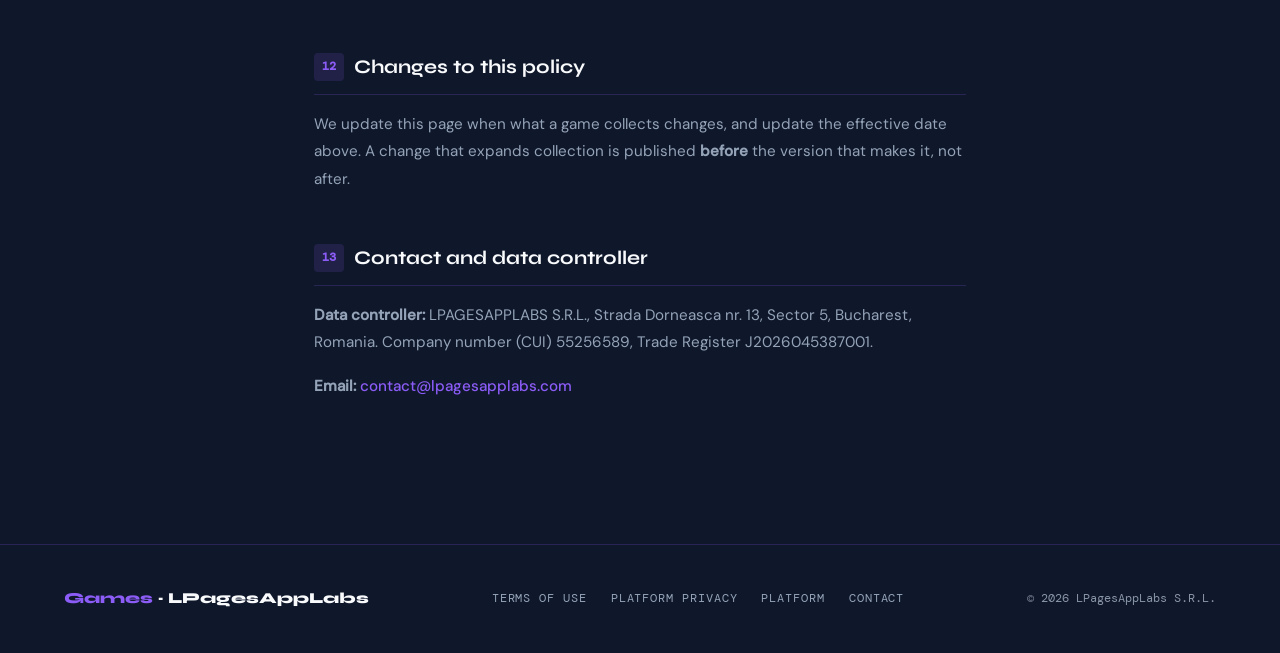
<file: public/privacy.html>
<!DOCTYPE html>
<!-- LPagesAppLabs Platform v1.0 · Games · contact@lpagesapplabs.com -->
<html lang="en">
<head>
  <meta charset="UTF-8" />
  <meta name="viewport" content="width=device-width, initial-scale=1.0"/>
  <meta name="color-scheme" content="dark">
  <title>Privacy Policy — LPagesAppLabs Games</title>
  <meta name="description" content="Privacy Policy for Mini Motor Maze and Galaxy Diamond — what each game collects, why, and how to opt out.">
  <link rel="canonical" href="https://games.lpagesapplabs.com/privacy.html" />
  <link rel="icon" href="/logo.svg" type="image/svg+xml">
  <script src="main.js"></script>
  <link rel="stylesheet" href="fonts.css">
  <link rel="preload" href="fonts/syne-latin-800-normal.woff2" as="font" type="font/woff2" crossorigin>
  <link rel="preload" href="fonts/dm-sans-latin-400-normal.woff2" as="font" type="font/woff2" crossorigin>
  <link rel="stylesheet" href="privacy.css">
  <meta property="og:title" content="Privacy Policy — LPagesAppLabs Games" />
  <meta property="og:description" content="Privacy Policy for LPagesAppLabs game titles including Mini Motor Maze and Galaxy Diamond." />
  <meta property="og:url" content="https://games.lpagesapplabs.com/privacy.html" />
  <meta property="og:type" content="website" />
  <meta property="og:image" content="https://lpagesapplabs.com/og-image.png" />
  <meta property="og:image:width" content="1200" />
  <meta property="og:image:height" content="630" />
  <meta name="twitter:card" content="summary_large_image" />
  <meta name="twitter:title" content="Privacy Policy — LPagesAppLabs Games" />
  <meta name="twitter:description" content="Privacy Policy for LPagesAppLabs game titles including Mini Motor Maze and Galaxy Diamond." />
  <meta name="twitter:image" content="https://lpagesapplabs.com/og-image.png" />
</head>
<body>
<a class="skip-link" href="#main-content">Skip to main content</a>

<nav>
  <a href="https://games.lpagesapplabs.com/" class="nav-logo"><span>Games</span> · LPagesAppLabs</a>
  <div class="nav-links">
    <a href="terms.html">Terms</a>
    <a href="https://lpagesapplabs.com" rel="noopener noreferrer">← Platform</a>
  </div>
</nav>

<main class="wrap" id="main-content">
  <span class="page-label">Legal</span>
  <h1>Privacy Policy</h1>
  <div class="meta">
    <span>Effective date: 2026-07-26</span>
    <span>Owner: LPagesAppLabs S.R.L.</span>
    <span>Contact: contact@lpagesapplabs.com</span>
  </div>

  <div class="warning">
    <p><strong>Status: neither game has been released.</strong> Mini Motor Maze and Galaxy Diamond are
    not yet on the App Store or Google Play. This policy describes what each app collects <em>as built
    and as it will operate from its first public release</em>. It will be re-dated on release, and
    updated before any change to what is collected — not after.</p>
  </div>

  <div class="intro">
    <p><strong>The short version:</strong> This marketing site collects nothing. Galaxy Diamond keeps your
    progress on your device, sends gameplay analytics to Google Firebase, shows ads through Unity
    LevelPlay, and handles purchases through Apple and Google. Mini Motor Maze currently collects
    nothing at all. Details for each are below, separately, because the two games differ.</p>
  </div>

  <div class="section">
    <h2><span class="num">01</span> Scope</h2>
    <p>This policy covers the <span class="highlight">games.lpagesapplabs.com</span> website and the two
    mobile games published by LPagesAppLabs: <strong>Mini Motor Maze</strong> and
    <strong>Galaxy Diamond</strong>. Where the two games differ, they are described separately — a single
    combined statement would be inaccurate for at least one of them.</p>
  </div>

  <div class="section">
    <h2><span class="num">02</span> This website</h2>
    <p>The games.lpagesapplabs.com site:</p>
    <ul>
      <li>Sets <strong>no cookies</strong></li>
      <li>Runs <strong>no analytics scripts</strong></li>
      <li>Stores <strong>no user data</strong> on our servers</li>
      <li>Requires <strong>no account</strong></li>
    </ul>
    <p>Fonts are <strong>served from this site itself</strong> — no font CDN is used, and the page makes no request to any third-party domain. Loading a webfont from a CDN reveals your IP address and user agent to that provider on every page view; self-hosting removes that entirely.</p>
  </div>

  <div class="section">
    <h2><span class="num">03</span> Galaxy Diamond — what the app collects</h2>

    <p><strong>Stays on your device.</strong> A locally generated player profile: a display name you choose
    (defaulting to "Diamond Hunter") and a random ID in the format <span class="highlight">XXXX-XXXX</span>,
    created the first time you play. It is not linked to your identity, your email, or any account, and it
    exists so support requests have something to key on. Your level, stars, currency balances and settings
    are stored locally too. <strong>We hold no server copy.</strong> If you uninstall the game or clear its
    data, that progress cannot be recovered by us or by you.</p>

    <p><strong>Firebase Analytics (Google).</strong> We use Firebase Analytics to understand how the game is
    actually played — which level you are on, whether a level was won or lost, whether a hint or an ad was
    used. These events carry no name, email, or directly identifying information, but Firebase does use a
    device- and install-level identifier to tell one player's activity from another's. Google's
    <a href="https://policies.google.com/privacy" target="_blank" rel="noopener noreferrer">privacy policy</a>
    governs how Firebase processes this on our behalf.</p>

    <p><strong>Advertising (Unity LevelPlay).</strong> From launch, Galaxy Diamond shows ads through Unity
    LevelPlay, which mediates between several ad networks. LevelPlay and the networks it mediates collect
    your device's advertising identifier (Android Advertising ID or Apple IDFA) and — where you have allowed
    it — use it to select more relevant ads and measure whether an ad worked. The set of mediated networks
    changes over time; Unity publishes the current list and each network's own policy at
    <a href="https://unity.com/legal/mediation-partners" target="_blank" rel="noopener noreferrer">unity.com/legal/mediation-partners</a>.
    This policy does not cover what those networks do with data once they receive it — that page does.</p>

    <p><strong>Purchases.</strong> If you buy "Remove Ads" or any other in-app product, payment is handled
    entirely by the Apple App Store or Google Play. <strong>We never see or store your card details.</strong>
    Apple or Google tell us only that a purchase completed and for which product, so the game can unlock it.</p>

    <p><strong>Not collected.</strong> We do not ask for your email, real name, phone number, contacts,
    photos, or any location more precise than what your IP address or advertising identifier already implies.
    The game has no chat, no social features, and no way to message other players.</p>
  </div>

  <div class="section">
    <h2><span class="num">04</span> Mini Motor Maze — what the app collects</h2>
    <p><strong>Nothing that leaves your device.</strong> Mini Motor Maze contains no analytics SDK, no
    advertising SDK, and no in-app purchases. Progress, car selection, stars and settings are stored locally
    and never transmitted. If this changes, <strong>this policy will be updated and re-dated before the
    version that changes it is published</strong> — not afterwards.</p>
  </div>

  <div class="section">
    <h2><span class="num">05</span> Your choices</h2>
    <p><strong>Ads consent (GDPR).</strong> The first time you open Galaxy Diamond we ask whether you accept
    ads that use your information to be more relevant. Decline and you still see ads, but they are not
    personalised using data the ad networks hold about you. Change it any time in
    <span class="highlight">Settings → Personalized Ads</span>.</p>
    <p><strong>App Tracking Transparency (iOS).</strong> On iOS we also ask through Apple's own ATT prompt
    before any tracking identifier is used for advertising. Change your answer in
    <span class="highlight">iOS Settings → Privacy &amp; Security → Tracking</span>.</p>
    <p><strong>Device-level controls.</strong> You can reset or limit your advertising identifier at any
    time — iOS: Settings → Privacy &amp; Security → Apple Advertising. Android: Settings → Google → Ads.
    You can also opt out across many networks at once via
    <a href="https://www.youronlinechoices.com/" target="_blank" rel="noopener noreferrer">youronlinechoices.com</a> (EEA)
    or <a href="https://optout.aboutads.info/" target="_blank" rel="noopener noreferrer">aboutads.info</a> (US).</p>
  </div>

  <div class="section">
    <h2><span class="num">06</span> California and other US state rights</h2>
    <p>If you are a California resident you have the right to know what personal information we collect, to
    request its deletion, and to opt out of the "sale or sharing" of personal information — which under
    California law includes providing your advertising identifier to ad networks for personalised
    advertising, even though no money changes hands. <strong>Turning off Personalized Ads in Settings is how
    you exercise that opt-out.</strong> You may also email us; since we operate no server-side account
    system, this largely means confirming that your local player ID is linked to nothing on our side.</p>
  </div>

  <div class="section">
    <h2><span class="num">07</span> Deleting your data</h2>
    <p>We operate no accounts and no server, so there is no deletion request to send us.
    <strong>To delete everything a game holds about you, uninstall it.</strong> This is permanent — level
    progress, stars, currency and unlockables are gone, and we have no backup to restore from, even if you
    reinstall later.</p>
    <p>Purchases are the exception: a purchase like Remove Ads is recorded against your Apple or Google
    account, not with us, so uninstalling does not affect your ability to restore it.</p>
  </div>

  <div class="section">
    <h2><span class="num">08</span> Children</h2>
    <p>Both games are intended for a <strong>general audience aged 13 and over</strong>. They are not
    directed at children under 13, and we do not knowingly collect personal information from, or target
    interest-based advertising to, anyone under 13 (US — COPPA) or under 16 without consent where required
    (EU — GDPR Article 8). The same 13+ audience is declared in our App Store age rating and Google Play
    target-audience declaration. If you believe a child has provided personal information, contact
    <span class="highlight">contact@lpagesapplabs.com</span> and we will delete it.</p>
  </div>

  <div class="section">
    <h2><span class="num">09</span> Retention, storage and international transfers</h2>
    <p>Your local profile and progress live on your device for as long as the game is installed. Analytics
    events sent to Firebase are retained under Google's default Firebase Analytics retention settings. We do
    not operate our own servers and hold no separate copy.</p>
    <p>Firebase and Unity LevelPlay both run on infrastructure that may process data outside your country,
    including in the United States. Google and Unity each maintain their own transfer safeguards, such as EU
    Standard Contractual Clauses, as part of their standard terms.</p>
  </div>

  <div class="section">
    <h2><span class="num">10</span> Security</h2>
    <p>We rely on Apple, Google and Unity's security for the infrastructure the games run on, and we operate
    no server holding your personal information. No method of electronic storage is completely secure, so we
    cannot guarantee absolute security — but we do not hold enough about you to build a meaningful profile
    beyond what is described here.</p>
  </div>

  <div class="section">
    <h2><span class="num">11</span> Your rights (GDPR)</h2>
    <p>If you are in the EEA, you have the following rights over any personal data we hold:</p>
    <div class="rights-grid">
      <div class="right-card"><div class="right-title">Access</div><div class="right-desc">Request a copy of your data.</div></div>
      <div class="right-card"><div class="right-title">Rectification</div><div class="right-desc">Correct inaccurate data.</div></div>
      <div class="right-card"><div class="right-title">Erasure</div><div class="right-desc">Request deletion ("right to be forgotten").</div></div>
      <div class="right-card"><div class="right-title">Portability</div><div class="right-desc">Receive your data in a portable format.</div></div>
      <div class="right-card"><div class="right-title">Objection</div><div class="right-desc">Object to processing based on legitimate interests.</div></div>
      <div class="right-card"><div class="right-title">Restriction</div><div class="right-desc">Restrict processing while a dispute is resolved.</div></div>
    </div>
    <p>To exercise any of these, email <span class="highlight">contact@lpagesapplabs.com</span>. We respond
    within 30 days. You also have the right to complain to your national data protection authority.</p>
  </div>

  <div class="section">
    <h2><span class="num">12</span> Changes to this policy</h2>
    <p>We update this page when what a game collects changes, and update the effective date above. A change
    that expands collection is published <strong>before</strong> the version that makes it, not after.</p>
  </div>

  <div class="section">
    <h2><span class="num">13</span> Contact and data controller</h2>
    <p><strong>Data controller:</strong> LPAGESAPPLABS S.R.L., Strada Dorneasca nr. 13, Sector 5, Bucharest, Romania. Company number (CUI) 55256589, Trade Register J2026045387001.</p>
    <p><strong>Email:</strong> <span class="highlight">contact@lpagesapplabs.com</span></p>
  </div>
</main>

<footer>
  <a href="https://games.lpagesapplabs.com" class="legal-brand-link">
    <span class="ft-accent">Games</span> · LPagesAppLabs
  </a>
  <div class="footer-links">
    <a href="terms.html">Terms of Use</a>
    <a href="https://lpagesapplabs.com/privacy.html">Platform Privacy</a>
    <a href="https://lpagesapplabs.com" rel="noopener noreferrer">Platform</a>
    <a href="mailto:contact@lpagesapplabs.com">Contact</a>
  </div>
  <div class="footer-copy">© 2026 LPagesAppLabs S.R.L.</div>
</footer>

</body>
</html>
</file>
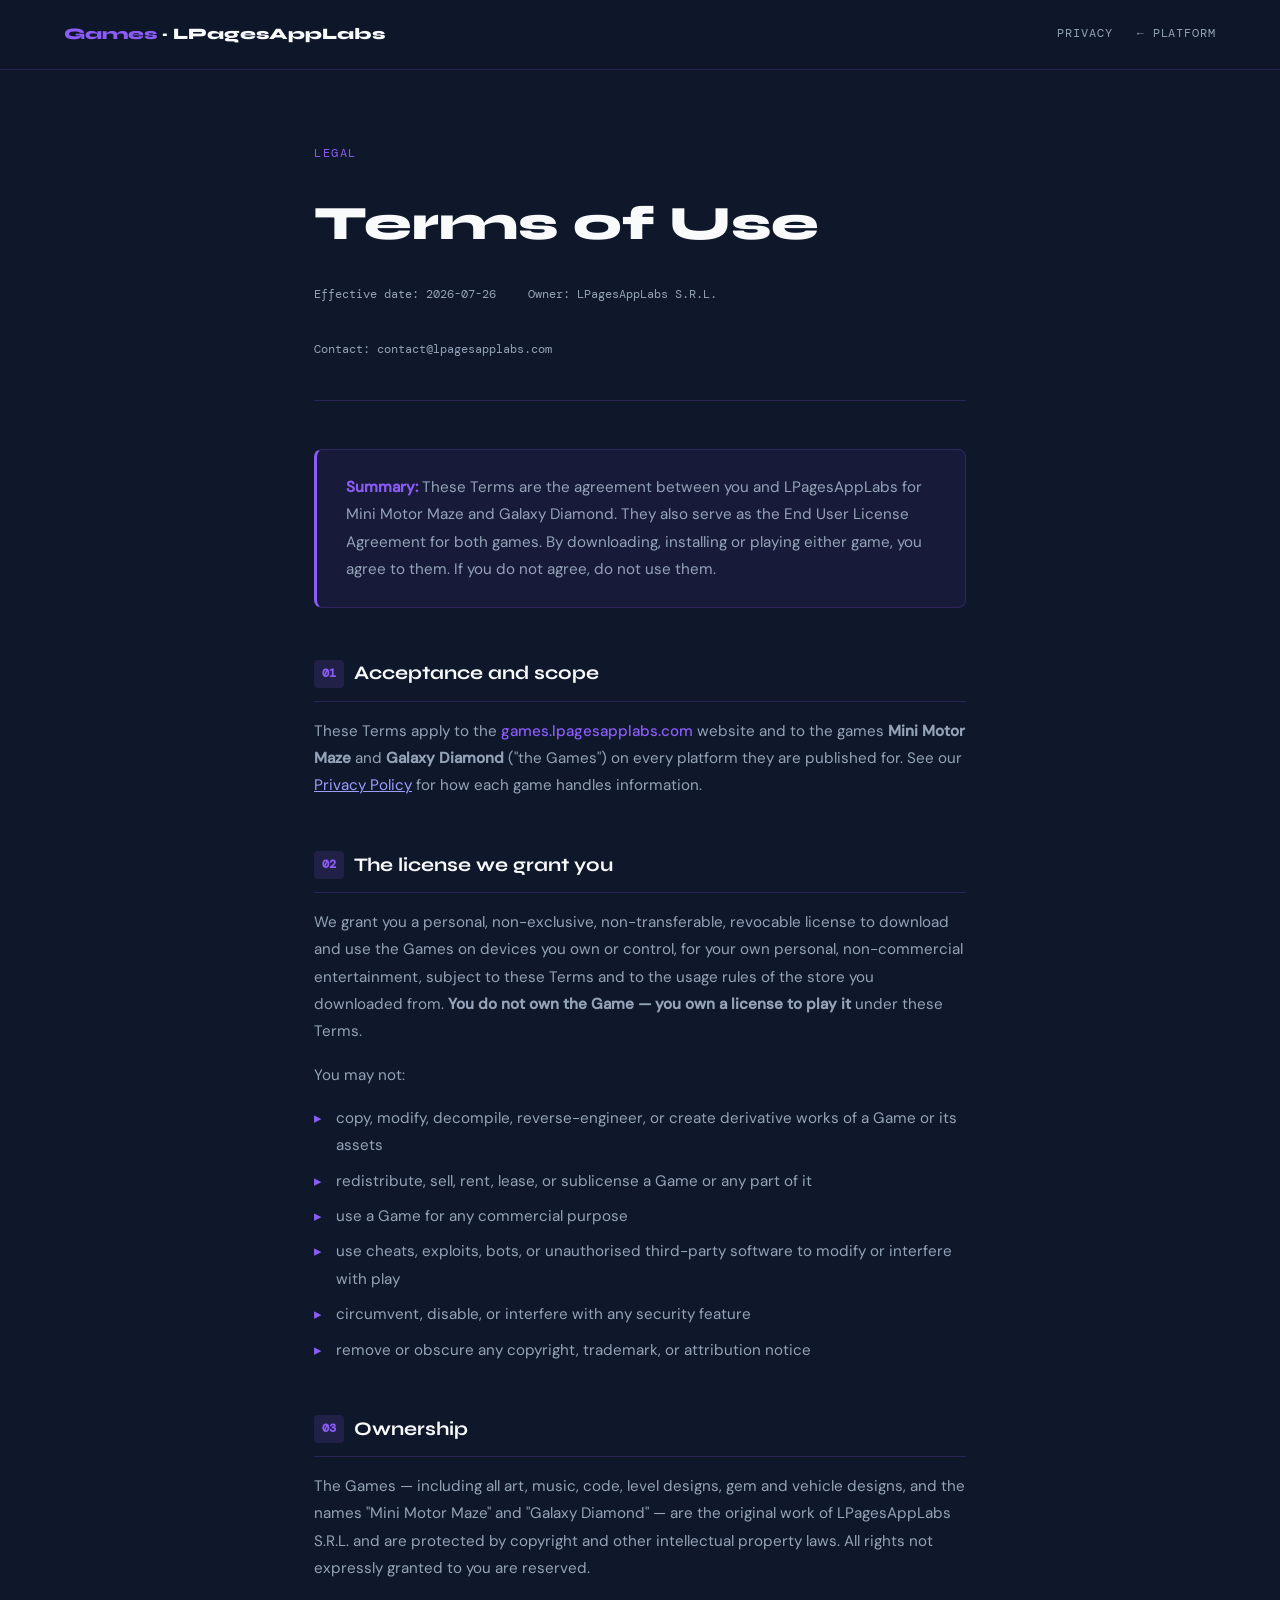
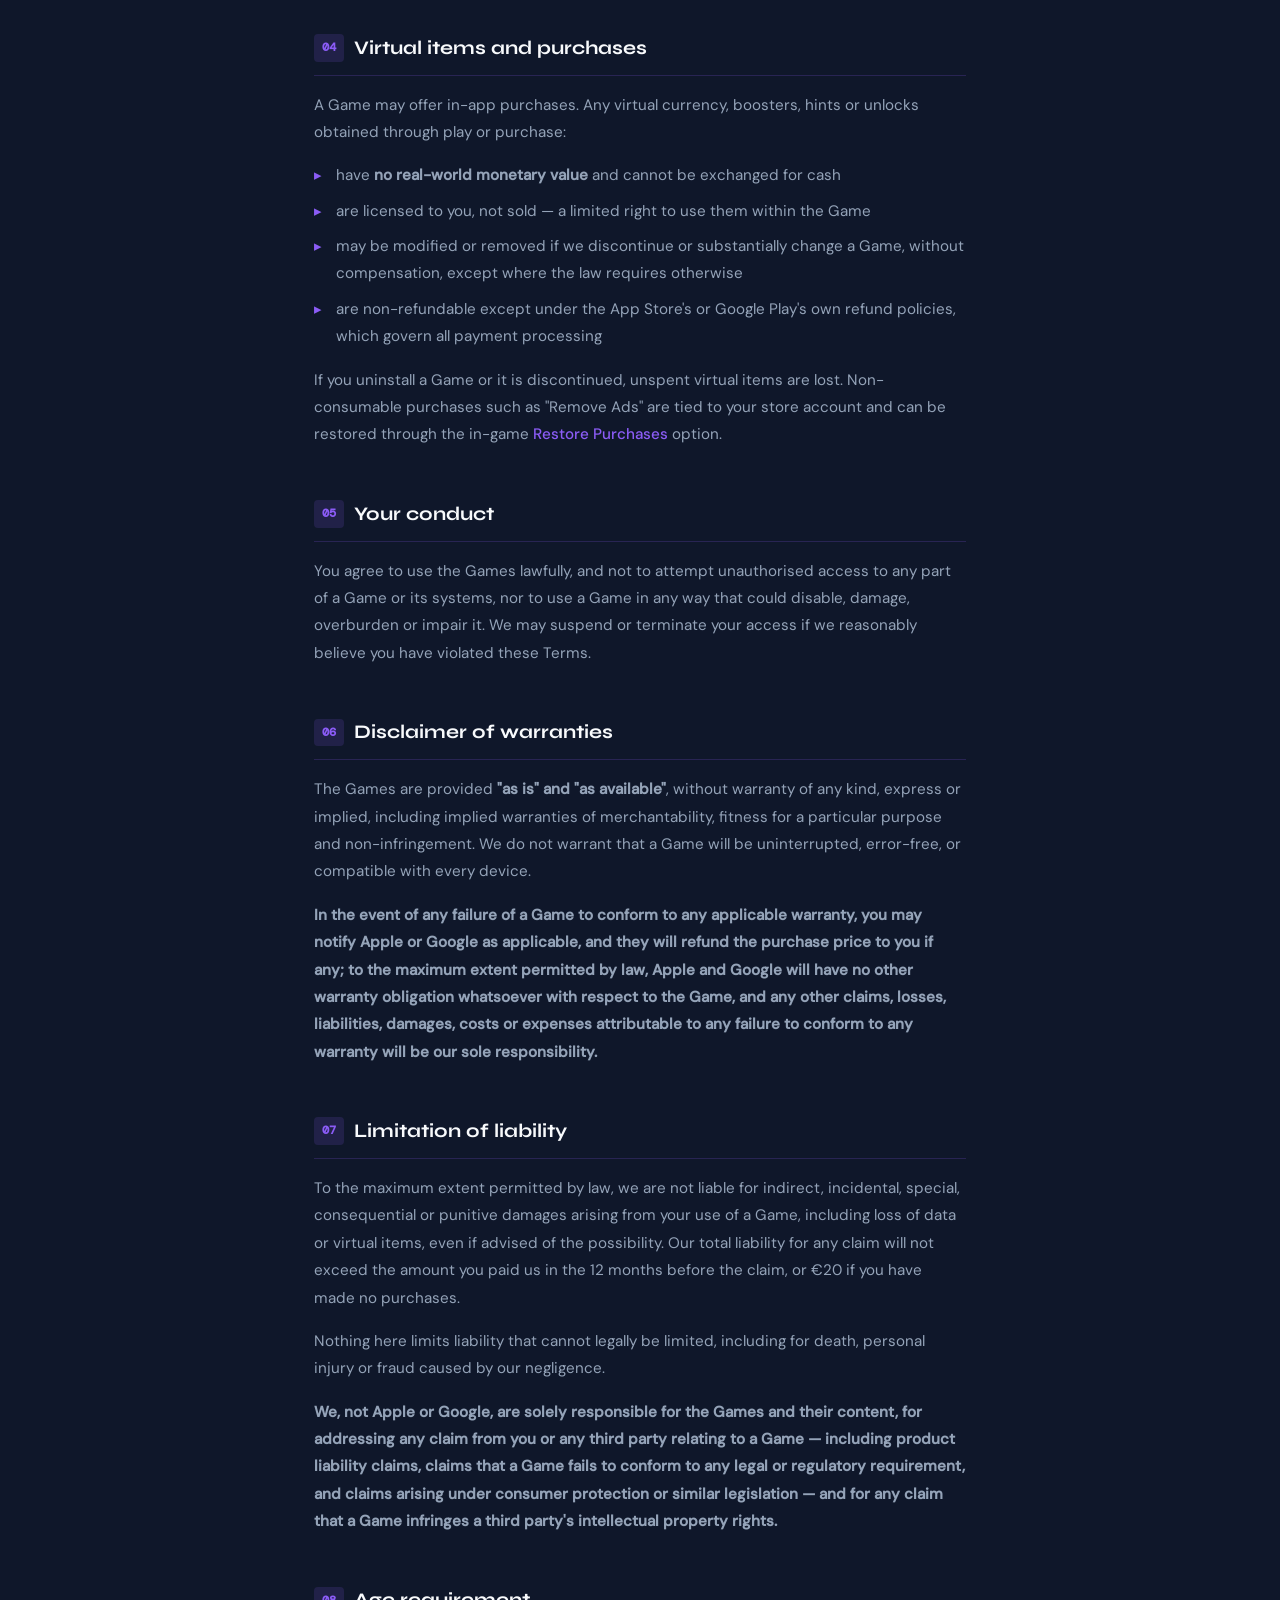
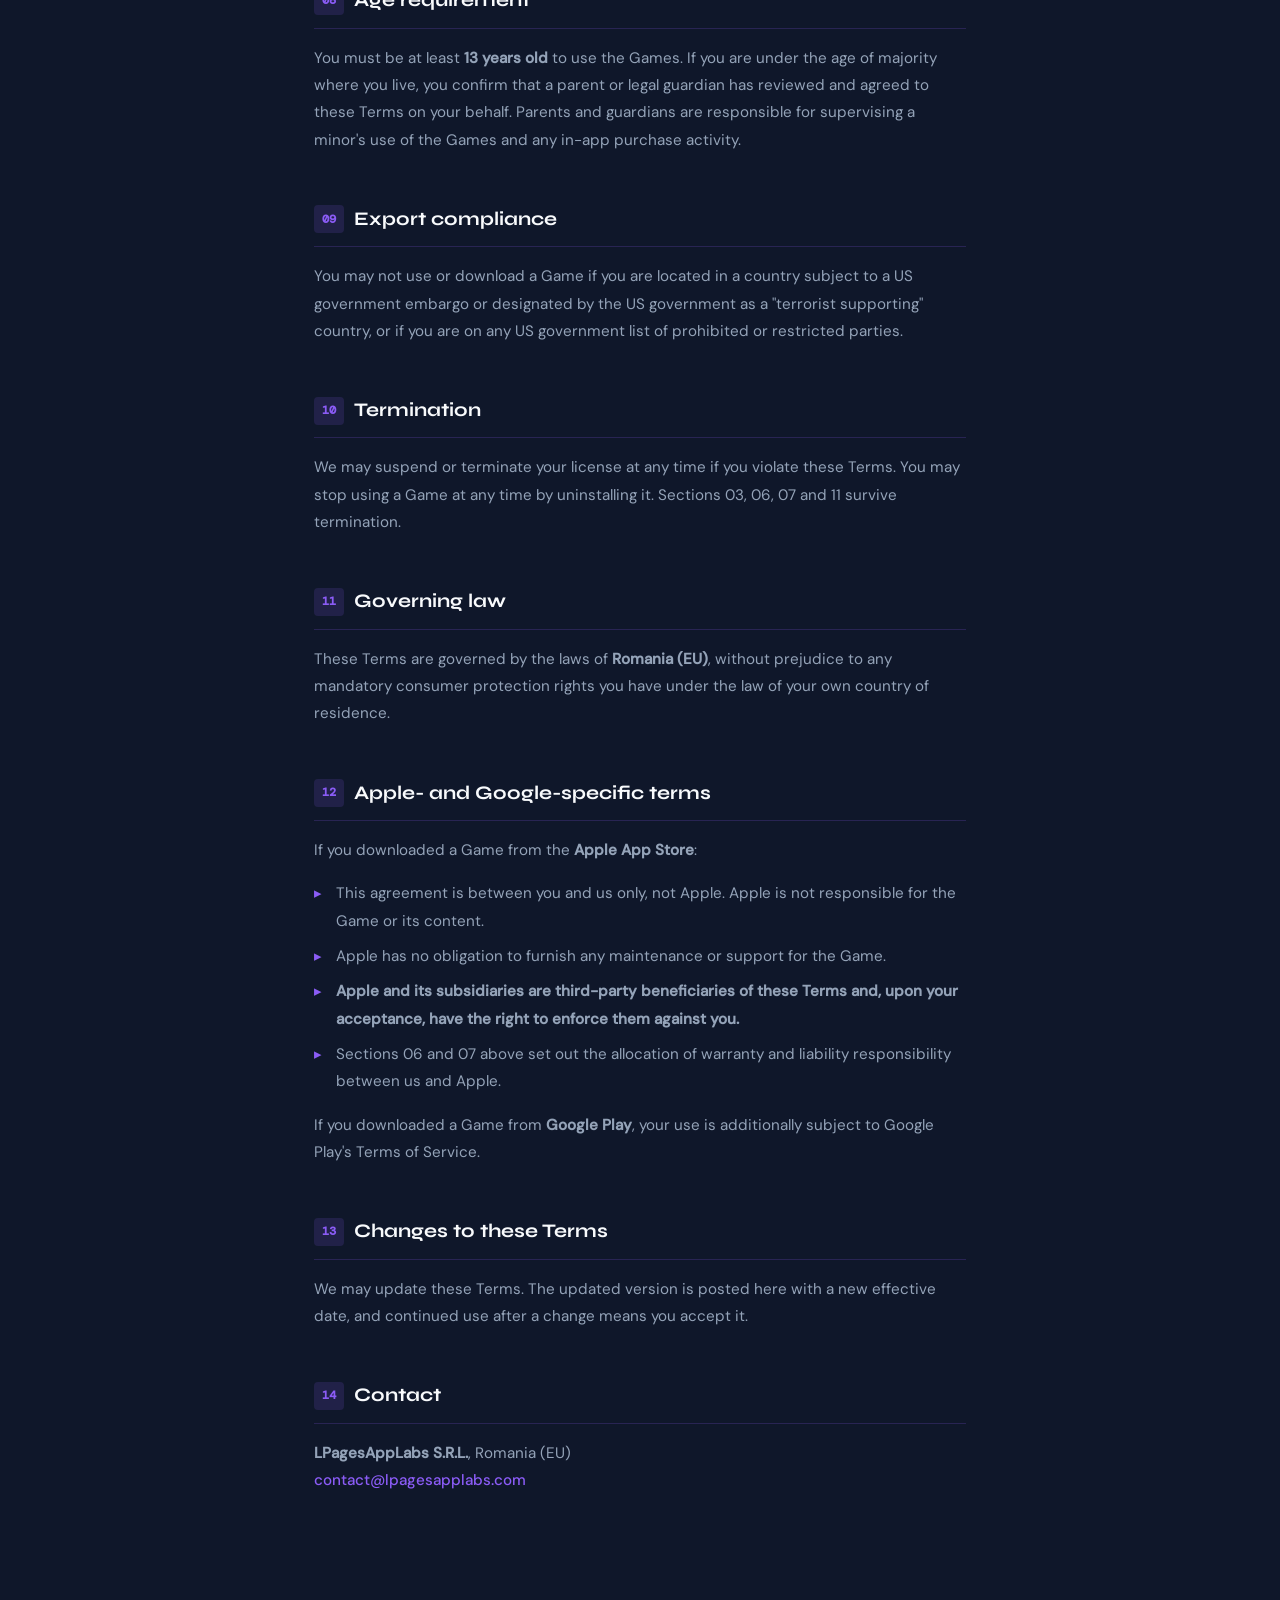
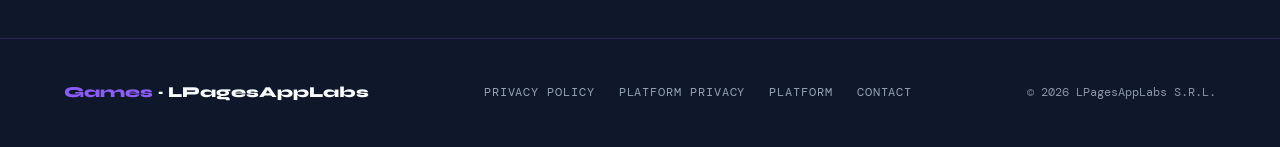
<file: public/terms.html>
<!DOCTYPE html>
<!-- LPagesAppLabs Platform v1.0 · Games · contact@lpagesapplabs.com -->
<html lang="en">
<head>
  <meta charset="UTF-8" />
  <meta name="viewport" content="width=device-width, initial-scale=1.0"/>
  <meta name="color-scheme" content="dark">
  <title>Terms of Use — LPagesAppLabs Games</title>
  <meta name="description" content="Terms of Use for LPagesAppLabs game titles including Mini Motor Maze and Galaxy Diamond.">
  <link rel="canonical" href="https://games.lpagesapplabs.com/terms.html" />
  <link rel="icon" href="/logo.svg" type="image/svg+xml">
  <script src="main.js"></script>
  <link rel="stylesheet" href="fonts.css">
  <link rel="preload" href="fonts/syne-latin-800-normal.woff2" as="font" type="font/woff2" crossorigin>
  <link rel="preload" href="fonts/dm-sans-latin-400-normal.woff2" as="font" type="font/woff2" crossorigin>
  <link rel="stylesheet" href="terms.css">
  <meta property="og:title" content="Terms of Use — LPagesAppLabs Games" />
  <meta property="og:description" content="Terms of Use for LPagesAppLabs game titles including Mini Motor Maze and Galaxy Diamond." />
  <meta property="og:url" content="https://games.lpagesapplabs.com/terms.html" />
  <meta property="og:type" content="website" />
  <meta property="og:image" content="https://lpagesapplabs.com/og-image.png" />
  <meta property="og:image:width" content="1200" />
  <meta property="og:image:height" content="630" />
  <meta name="twitter:card" content="summary_large_image" />
  <meta name="twitter:title" content="Terms of Use — LPagesAppLabs Games" />
  <meta name="twitter:description" content="Terms of Use for LPagesAppLabs game titles including Mini Motor Maze and Galaxy Diamond." />
  <meta name="twitter:image" content="https://lpagesapplabs.com/og-image.png" />
</head>
<body>
<a class="skip-link" href="#main-content">Skip to main content</a>

<nav>
  <a href="https://games.lpagesapplabs.com/" class="nav-logo"><span>Games</span> · LPagesAppLabs</a>
  <div class="nav-links">
    <a href="privacy.html">Privacy</a>
    <a href="https://lpagesapplabs.com" rel="noopener noreferrer">← Platform</a>
  </div>
</nav>

<main class="wrap" id="main-content">
  <span class="page-label">Legal</span>
  <h1>Terms of Use</h1>
  <div class="meta">
    <span>Effective date: 2026-07-26</span>
    <span>Owner: LPagesAppLabs S.R.L.</span>
    <span>Contact: contact@lpagesapplabs.com</span>
  </div>

  <div class="intro">
    <p><strong>Summary:</strong> These Terms are the agreement between you and LPagesAppLabs for Mini Motor
    Maze and Galaxy Diamond. They also serve as the End User License Agreement for both games. By
    downloading, installing or playing either game, you agree to them. If you do not agree, do not use them.</p>
  </div>

  <div class="section">
    <h2><span class="num">01</span> Acceptance and scope</h2>
    <p>These Terms apply to the <span class="highlight">games.lpagesapplabs.com</span> website and to the
    games <strong>Mini Motor Maze</strong> and <strong>Galaxy Diamond</strong> ("the Games") on every
    platform they are published for. See our <a href="privacy.html">Privacy Policy</a> for how each game
    handles information.</p>
  </div>

  <div class="section">
    <h2><span class="num">02</span> The license we grant you</h2>
    <p>We grant you a personal, non-exclusive, non-transferable, revocable license to download and use the
    Games on devices you own or control, for your own personal, non-commercial entertainment, subject to
    these Terms and to the usage rules of the store you downloaded from. <strong>You do not own the Game —
    you own a license to play it</strong> under these Terms.</p>
    <p>You may not:</p>
    <ul>
      <li>copy, modify, decompile, reverse-engineer, or create derivative works of a Game or its assets</li>
      <li>redistribute, sell, rent, lease, or sublicense a Game or any part of it</li>
      <li>use a Game for any commercial purpose</li>
      <li>use cheats, exploits, bots, or unauthorised third-party software to modify or interfere with play</li>
      <li>circumvent, disable, or interfere with any security feature</li>
      <li>remove or obscure any copyright, trademark, or attribution notice</li>
    </ul>
  </div>

  <div class="section">
    <h2><span class="num">03</span> Ownership</h2>
    <p>The Games — including all art, music, code, level designs, gem and vehicle designs, and the names
    "Mini Motor Maze" and "Galaxy Diamond" — are the original work of LPagesAppLabs S.R.L. and are
    protected by copyright and other intellectual property laws. All rights not expressly granted to you are
    reserved.</p>
  </div>

  <div class="section">
    <h2><span class="num">04</span> Virtual items and purchases</h2>
    <p>A Game may offer in-app purchases. Any virtual currency, boosters, hints or unlocks obtained through
    play or purchase:</p>
    <ul>
      <li>have <strong>no real-world monetary value</strong> and cannot be exchanged for cash</li>
      <li>are licensed to you, not sold — a limited right to use them within the Game</li>
      <li>may be modified or removed if we discontinue or substantially change a Game, without compensation, except where the law requires otherwise</li>
      <li>are non-refundable except under the App Store's or Google Play's own refund policies, which govern all payment processing</li>
    </ul>
    <p>If you uninstall a Game or it is discontinued, unspent virtual items are lost. Non-consumable
    purchases such as "Remove Ads" are tied to your store account and can be restored through the in-game
    <span class="highlight">Restore Purchases</span> option.</p>
  </div>

  <div class="section">
    <h2><span class="num">05</span> Your conduct</h2>
    <p>You agree to use the Games lawfully, and not to attempt unauthorised access to any part of a Game or
    its systems, nor to use a Game in any way that could disable, damage, overburden or impair it. We may
    suspend or terminate your access if we reasonably believe you have violated these Terms.</p>
  </div>

  <div class="section">
    <h2><span class="num">06</span> Disclaimer of warranties</h2>
    <p>The Games are provided <strong>"as is" and "as available"</strong>, without warranty of any kind,
    express or implied, including implied warranties of merchantability, fitness for a particular purpose and
    non-infringement. We do not warrant that a Game will be uninterrupted, error-free, or compatible with
    every device.</p>
    <p><strong>In the event of any failure of a Game to conform to any applicable warranty, you may notify
    Apple or Google as applicable, and they will refund the purchase price to you if any; to the maximum
    extent permitted by law, Apple and Google will have no other warranty obligation whatsoever with respect
    to the Game, and any other claims, losses, liabilities, damages, costs or expenses attributable to any
    failure to conform to any warranty will be our sole responsibility.</strong></p>
  </div>

  <div class="section">
    <h2><span class="num">07</span> Limitation of liability</h2>
    <p>To the maximum extent permitted by law, we are not liable for indirect, incidental, special,
    consequential or punitive damages arising from your use of a Game, including loss of data or virtual
    items, even if advised of the possibility. Our total liability for any claim will not exceed the amount
    you paid us in the 12 months before the claim, or €20 if you have made no purchases.</p>
    <p>Nothing here limits liability that cannot legally be limited, including for death, personal injury or
    fraud caused by our negligence.</p>
    <p><strong>We, not Apple or Google, are solely responsible for the Games and their content, for
    addressing any claim from you or any third party relating to a Game — including product liability
    claims, claims that a Game fails to conform to any legal or regulatory requirement, and claims arising
    under consumer protection or similar legislation — and for any claim that a Game infringes a third
    party's intellectual property rights.</strong></p>
  </div>

  <div class="section">
    <h2><span class="num">08</span> Age requirement</h2>
    <p>You must be at least <strong>13 years old</strong> to use the Games. If you are under the age of
    majority where you live, you confirm that a parent or legal guardian has reviewed and agreed to these
    Terms on your behalf. Parents and guardians are responsible for supervising a minor's use of the Games
    and any in-app purchase activity.</p>
  </div>

  <div class="section">
    <h2><span class="num">09</span> Export compliance</h2>
    <p>You may not use or download a Game if you are located in a country subject to a US government embargo
    or designated by the US government as a "terrorist supporting" country, or if you are on any US
    government list of prohibited or restricted parties.</p>
  </div>

  <div class="section">
    <h2><span class="num">10</span> Termination</h2>
    <p>We may suspend or terminate your license at any time if you violate these Terms. You may stop using a
    Game at any time by uninstalling it. Sections 03, 06, 07 and 11 survive termination.</p>
  </div>

  <div class="section">
    <h2><span class="num">11</span> Governing law</h2>
    <p>These Terms are governed by the laws of <strong>Romania (EU)</strong>, without prejudice to any
    mandatory consumer protection rights you have under the law of your own country of residence.</p>
  </div>

  <div class="section">
    <h2><span class="num">12</span> Apple- and Google-specific terms</h2>
    <p>If you downloaded a Game from the <strong>Apple App Store</strong>:</p>
    <ul>
      <li>This agreement is between you and us only, not Apple. Apple is not responsible for the Game or its content.</li>
      <li>Apple has no obligation to furnish any maintenance or support for the Game.</li>
      <li><strong>Apple and its subsidiaries are third-party beneficiaries of these Terms and, upon your acceptance, have the right to enforce them against you.</strong></li>
      <li>Sections 06 and 07 above set out the allocation of warranty and liability responsibility between us and Apple.</li>
    </ul>
    <p>If you downloaded a Game from <strong>Google Play</strong>, your use is additionally subject to Google
    Play's Terms of Service.</p>
  </div>

  <div class="section">
    <h2><span class="num">13</span> Changes to these Terms</h2>
    <p>We may update these Terms. The updated version is posted here with a new effective date, and
    continued use after a change means you accept it.</p>
  </div>

  <div class="section">
    <h2><span class="num">14</span> Contact</h2>
    <p><strong>LPagesAppLabs S.R.L.</strong>, Romania (EU)<br>
    <span class="highlight">contact@lpagesapplabs.com</span></p>
  </div>
</main>

<footer>
  <a href="https://games.lpagesapplabs.com" class="legal-brand-link">
    <span class="ft-accent">Games</span> · LPagesAppLabs
  </a>
  <div class="footer-links">
    <a href="privacy.html">Privacy Policy</a>
    <a href="https://lpagesapplabs.com/privacy.html">Platform Privacy</a>
    <a href="https://lpagesapplabs.com" rel="noopener noreferrer">Platform</a>
    <a href="mailto:contact@lpagesapplabs.com">Contact</a>
  </div>
  <div class="footer-copy">© 2026 LPagesAppLabs S.R.L.</div>
</footer>

</body>
</html>
</file>
<file: public/fonts.css>
/* Self-hosted webfonts. Previously loaded from fonts.bunny.net, which sat in both
   style-src and font-src on all nine origins with no SRI possible, because the
   CSS URL is generated. Serving them from our own origin removes the last
   third-party origin on the platform and lets the CSP drop to 'self'.
   Greek subsets omitted; latin and latin-ext cover English and Romanian. */

/* latin */
@font-face {
  font-family: 'Syne';
  font-style: normal;
  font-weight: 400;
  font-stretch: 100%;
  font-display: swap;
  src: url(fonts/syne-latin-400-normal.woff2) format('woff2'); 
  unicode-range: U+0000-00FF,U+0131,U+0152-0153,U+02BB-02BC,U+02C6,U+02DA,U+02DC,U+0304,U+0308,U+0329,U+2000-206F,U+20AC,U+2122,U+2191,U+2193,U+2212,U+2215,U+FEFF,U+FFFD;
}

/* latin-ext */
/* latin */
@font-face {
  font-family: 'Syne';
  font-style: normal;
  font-weight: 600;
  font-stretch: 100%;
  font-display: swap;
  src: url(fonts/syne-latin-600-normal.woff2) format('woff2'); 
  unicode-range: U+0000-00FF,U+0131,U+0152-0153,U+02BB-02BC,U+02C6,U+02DA,U+02DC,U+0304,U+0308,U+0329,U+2000-206F,U+20AC,U+2122,U+2191,U+2193,U+2212,U+2215,U+FEFF,U+FFFD;
}

/* latin-ext */
/* latin */
@font-face {
  font-family: 'Syne';
  font-style: normal;
  font-weight: 700;
  font-stretch: 100%;
  font-display: swap;
  src: url(fonts/syne-latin-700-normal.woff2) format('woff2'); 
  unicode-range: U+0000-00FF,U+0131,U+0152-0153,U+02BB-02BC,U+02C6,U+02DA,U+02DC,U+0304,U+0308,U+0329,U+2000-206F,U+20AC,U+2122,U+2191,U+2193,U+2212,U+2215,U+FEFF,U+FFFD;
}

/* latin-ext */
/* latin */
@font-face {
  font-family: 'Syne';
  font-style: normal;
  font-weight: 800;
  font-stretch: 100%;
  font-display: swap;
  src: url(fonts/syne-latin-800-normal.woff2) format('woff2'); 
  unicode-range: U+0000-00FF,U+0131,U+0152-0153,U+02BB-02BC,U+02C6,U+02DA,U+02DC,U+0304,U+0308,U+0329,U+2000-206F,U+20AC,U+2122,U+2191,U+2193,U+2212,U+2215,U+FEFF,U+FFFD;
}

/* latin-ext */
/* latin */
@font-face {
  font-family: 'DM Mono';
  font-style: normal;
  font-weight: 300;
  font-display: swap;
  src: url(fonts/dm-mono-latin-300-normal.woff2) format('woff2'); 
  unicode-range: U+0000-00FF,U+0131,U+0152-0153,U+02BB-02BC,U+02C6,U+02DA,U+02DC,U+0304,U+0308,U+0329,U+2000-206F,U+20AC,U+2122,U+2191,U+2193,U+2212,U+2215,U+FEFF,U+FFFD;
}

/* latin-ext */
@font-face {
  font-family: 'DM Mono';
  font-style: normal;
  font-weight: 300;
  font-display: swap;
  src: url(fonts/dm-mono-latin-ext-300-normal.woff2) format('woff2'); 
  unicode-range: U+0100-02BA,U+02BD-02C5,U+02C7-02CC,U+02CE-02D7,U+02DD-02FF,U+0304,U+0308,U+0329,U+1D00-1DBF,U+1E00-1E9F,U+1EF2-1EFF,U+2020,U+20A0-20AB,U+20AD-20C0,U+2113,U+2C60-2C7F,U+A720-A7FF;
}

/* latin */
@font-face {
  font-family: 'DM Mono';
  font-style: normal;
  font-weight: 400;
  font-display: swap;
  src: url(fonts/dm-mono-latin-400-normal.woff2) format('woff2'); 
  unicode-range: U+0000-00FF,U+0131,U+0152-0153,U+02BB-02BC,U+02C6,U+02DA,U+02DC,U+0304,U+0308,U+0329,U+2000-206F,U+20AC,U+2122,U+2191,U+2193,U+2212,U+2215,U+FEFF,U+FFFD;
}

/* latin-ext */
@font-face {
  font-family: 'DM Mono';
  font-style: normal;
  font-weight: 400;
  font-display: swap;
  src: url(fonts/dm-mono-latin-ext-400-normal.woff2) format('woff2'); 
  unicode-range: U+0100-02BA,U+02BD-02C5,U+02C7-02CC,U+02CE-02D7,U+02DD-02FF,U+0304,U+0308,U+0329,U+1D00-1DBF,U+1E00-1E9F,U+1EF2-1EFF,U+2020,U+20A0-20AB,U+20AD-20C0,U+2113,U+2C60-2C7F,U+A720-A7FF;
}

/* latin */
@font-face {
  font-family: 'DM Mono';
  font-style: normal;
  font-weight: 500;
  font-display: swap;
  src: url(fonts/dm-mono-latin-500-normal.woff2) format('woff2'); 
  unicode-range: U+0000-00FF,U+0131,U+0152-0153,U+02BB-02BC,U+02C6,U+02DA,U+02DC,U+0304,U+0308,U+0329,U+2000-206F,U+20AC,U+2122,U+2191,U+2193,U+2212,U+2215,U+FEFF,U+FFFD;
}

/* latin-ext */
@font-face {
  font-family: 'DM Mono';
  font-style: normal;
  font-weight: 500;
  font-display: swap;
  src: url(fonts/dm-mono-latin-ext-500-normal.woff2) format('woff2'); 
  unicode-range: U+0100-02BA,U+02BD-02C5,U+02C7-02CC,U+02CE-02D7,U+02DD-02FF,U+0304,U+0308,U+0329,U+1D00-1DBF,U+1E00-1E9F,U+1EF2-1EFF,U+2020,U+20A0-20AB,U+20AD-20C0,U+2113,U+2C60-2C7F,U+A720-A7FF;
}

/* latin */
@font-face {
  font-family: 'DM Sans';
  font-style: normal;
  font-weight: 300;
  font-stretch: 100%;
  font-display: swap;
  src: url(fonts/dm-sans-latin-300-normal.woff2) format('woff2'); 
  unicode-range: U+0000-00FF,U+0131,U+0152-0153,U+02BB-02BC,U+02C6,U+02DA,U+02DC,U+0304,U+0308,U+0329,U+2000-206F,U+20AC,U+2122,U+2191,U+2193,U+2212,U+2215,U+FEFF,U+FFFD;
}

/* latin-ext */
@font-face {
  font-family: 'DM Sans';
  font-style: normal;
  font-weight: 300;
  font-stretch: 100%;
  font-display: swap;
  src: url(fonts/dm-sans-latin-ext-300-normal.woff2) format('woff2'); 
  unicode-range: U+0100-02BA,U+02BD-02C5,U+02C7-02CC,U+02CE-02D7,U+02DD-02FF,U+0304,U+0308,U+0329,U+1D00-1DBF,U+1E00-1E9F,U+1EF2-1EFF,U+2020,U+20A0-20AB,U+20AD-20C0,U+2113,U+2C60-2C7F,U+A720-A7FF;
}

/* latin */
@font-face {
  font-family: 'DM Sans';
  font-style: normal;
  font-weight: 400;
  font-stretch: 100%;
  font-display: swap;
  src: url(fonts/dm-sans-latin-400-normal.woff2) format('woff2'); 
  unicode-range: U+0000-00FF,U+0131,U+0152-0153,U+02BB-02BC,U+02C6,U+02DA,U+02DC,U+0304,U+0308,U+0329,U+2000-206F,U+20AC,U+2122,U+2191,U+2193,U+2212,U+2215,U+FEFF,U+FFFD;
}

/* latin-ext */
@font-face {
  font-family: 'DM Sans';
  font-style: normal;
  font-weight: 400;
  font-stretch: 100%;
  font-display: swap;
  src: url(fonts/dm-sans-latin-ext-400-normal.woff2) format('woff2'); 
  unicode-range: U+0100-02BA,U+02BD-02C5,U+02C7-02CC,U+02CE-02D7,U+02DD-02FF,U+0304,U+0308,U+0329,U+1D00-1DBF,U+1E00-1E9F,U+1EF2-1EFF,U+2020,U+20A0-20AB,U+20AD-20C0,U+2113,U+2C60-2C7F,U+A720-A7FF;
}

/* latin */
@font-face {
  font-family: 'DM Sans';
  font-style: normal;
  font-weight: 500;
  font-stretch: 100%;
  font-display: swap;
  src: url(fonts/dm-sans-latin-500-normal.woff2) format('woff2'); 
  unicode-range: U+0000-00FF,U+0131,U+0152-0153,U+02BB-02BC,U+02C6,U+02DA,U+02DC,U+0304,U+0308,U+0329,U+2000-206F,U+20AC,U+2122,U+2191,U+2193,U+2212,U+2215,U+FEFF,U+FFFD;
}

/* latin-ext */
@font-face {
  font-family: 'DM Sans';
  font-style: normal;
  font-weight: 500;
  font-stretch: 100%;
  font-display: swap;
  src: url(fonts/dm-sans-latin-ext-500-normal.woff2) format('woff2'); 
  unicode-range: U+0100-02BA,U+02BD-02C5,U+02C7-02CC,U+02CE-02D7,U+02DD-02FF,U+0304,U+0308,U+0329,U+1D00-1DBF,U+1E00-1E9F,U+1EF2-1EFF,U+2020,U+20A0-20AB,U+20AD-20C0,U+2113,U+2C60-2C7F,U+A720-A7FF;
}
</file>
<file: public/styles.css>
*, *::before, *::after { box-sizing: border-box; margin: 0; padding: 0; }
    :root {
      --bg: #0F172A; --bg2: #111827;
      --surface: #1E293B; --surface2: #162032;
      --violet: #8B5CF6; --violet-text: #A78BFA; --violet-dim: #7C3AED;
      --violet-glow: rgba(139,92,246,0.15);
      --violet-glow2: rgba(139,92,246,0.07);
      --cyan: #22D3EE;
      --emerald: #10B981;
      --amber: #F59E0B;
      /* Added for the posture panel. The -aNN / -glow2 tints are their base colour
         at 0.07, so changing a base without its tint leaves a row on the old hue.
         Values are the apex platform's, so the panel is one design across all
         nine origins rather than nine variants of one idea. */
      --emerald-glow2: rgba(16,185,129,0.07);
      --danger: #F87171;
      --danger-a07: rgba(248,113,113,0.07);
      --white: #F8FAFC; --muted: #94A3B8; --muted-dim: #8A97A8;
      --border: rgba(139,92,246,0.18);
    }
    html { scroll-behavior: smooth; }
    body {
      background: var(--bg); color: var(--white);
      font-family: 'DM Sans', sans-serif;
      font-size: 16px; line-height: 1.7; overflow-x: hidden;
    }
    body::before {
      content: ''; position: fixed; inset: 0;
      background-image: url("data:image/svg+xml,%3Csvg viewBox='0 0 256 256' xmlns='http://www.w3.org/2000/svg'%3E%3Cfilter id='noise'%3E%3CfeTurbulence type='fractalNoise' baseFrequency='0.9' numOctaves='4' stitchTiles='stitch'/%3E%3C/filter%3E%3Crect width='100%25' height='100%25' filter='url(%23noise)' opacity='0.04'/%3E%3C/svg%3E");
      pointer-events: none; z-index: 0; opacity: 0.4;
    }
    section { position: relative; z-index: 1; }

    /* NAV */
    nav {
      position: fixed; top: 0; left: 0; right: 0; z-index: 100;
      display: flex; justify-content: space-between; align-items: center;
      padding: 1.25rem 5%;
      background: rgba(15,23,42,0.88);
      backdrop-filter: blur(18px);
      border-bottom: 1px solid var(--border);
    }
    .nav-logo {
      font-family: 'Syne', sans-serif; font-weight: 800;
      font-size: 1.05rem; letter-spacing: 0.04em;
      color: var(--white); display: flex; align-items: center; gap: 0.5rem;
      text-decoration: none;
    }
    .nav-logo span { color: var(--violet); }
    .nav-right { display: flex; align-items: center; gap: 2rem; }
    .nav-links { display: flex; gap: 2rem; }
    .nav-links a {
      font-family: 'DM Mono', monospace; font-size: 0.75rem;
      color: var(--muted); text-decoration: none;
      letter-spacing: 0.08em; text-transform: uppercase; transition: color 0.2s;
    }
    .nav-links a:hover { color: var(--violet); }
    .nav-platform {
      font-family: 'DM Mono', monospace; font-size: 0.72rem;
      color: var(--muted); text-decoration: none;
      letter-spacing: 0.08em; text-transform: uppercase;
      border: 1px solid var(--border); padding: 0.35rem 0.8rem;
      border-radius: 6px; transition: all 0.2s;
    }
    .nav-platform:hover { color: var(--cyan); border-color: rgba(34,211,238,0.3); }
    /* 22px of bars in a 44x44 hit box. padding grows the button to 44x44 while
       the negative margin gives back exactly what the padding added, so the
       footprint in the flex row stays the 30x24 it has always been and the bar
       height does not move — the logo is text at ~26-30px on seven of nine
       sites, so a real 44px button would have grown every one of those bars.
       z-index keeps the hit area above the neighbouring link where the two
       overlap by 7px; the neighbour is ~77px wide and loses only its edge.
       appearance/background/border are the UA reset — without them a <button>
       renders Chrome's grey buttonface on a dark navbar, which is what the
       root site was shipping on 2026-09-03. The other eight already reset it. */
    .nav-hamburger { display: none; flex-direction: column; gap: 5px; cursor: pointer; background: none; border: 0; appearance: none; -webkit-appearance: none; color: inherit; position: relative; z-index: 1; padding: 14px 11px; margin: -10px -7px; }
    .nav-hamburger span { display: block; width: 22px; height: 2px; background: var(--muted); border-radius: 2px; }
    /* top:100% is measured off <nav> itself, so it cannot disagree with the bar.
       The six sites that positioned this menu each hardcoded a top of 58-62px
       against bars computing to 62-71px, so every one tucked the menu's first few
       pixels behind a blurred bar. There is no number here to go stale.
       Requires #navMobile to be a CHILD of nav — see index.html.
       No z-index here, deliberately. nav is position:fixed with z-index:100, so IT
       establishes the stacking context this menu lives in and lifts the whole bar
       above page content. Inside that context the menu is absolute at top:100% --
       strictly below the bar -- so it overlaps no sibling and has nothing to order
       against. Six of nine sites carried z-index:99 here until 2026-09-04; it was
       inert on all six, left over from when this menu was a sibling of nav rather
       than its child. Do not re-add it: if the menu ever DOES need to stack, the
       thing to change is nav's 100, not a number on the child. */
    .nav-mobile { display: none; flex-direction: column; background: rgba(15,23,42,0.97); border-top: 1px solid var(--border); padding: 1rem 5%; position: absolute; top: 100%; left: 0; right: 0; }
    .nav-mobile a { font-family: 'DM Mono', monospace; font-size: 0.85rem; color: var(--muted); text-decoration: none; letter-spacing: 0.08em; text-transform: uppercase; padding: 0.75rem 0; border-bottom: 1px solid rgba(255,255,255,0.04); transition: color 0.2s; }
    .nav-mobile a:last-child { border-bottom: none; }
    .nav-mobile a:hover { color: var(--violet); }
    .nav-mobile.open { display: flex; }

    /* HERO */
    #hero {
      min-height: 100vh;
      display: flex; flex-direction: column;
      align-items: center; justify-content: center;
      text-align: center; padding: 10rem 5% 6rem; overflow: hidden;
    }
    .hero-glow {
      position: absolute; width: 700px; height: 700px; border-radius: 50%;
      background: radial-gradient(circle, rgba(139,92,246,0.11) 0%, transparent 70%);
      top: 50%; left: 50%; transform: translate(-50%, -50%);
      pointer-events: none; animation: pulse-glow 6s ease-in-out infinite;
    }
    @keyframes pulse-glow {
      0%, 100% { opacity: 0.7; transform: translate(-50%,-50%) scale(1); }
      50% { opacity: 1; transform: translate(-50%,-50%) scale(1.08); }
    }
    .hero-badge {
      display: inline-flex; align-items: center; gap: 0.5rem;
      font-family: 'DM Mono', monospace; font-size: 0.72rem;
      letter-spacing: 0.12em; text-transform: uppercase;
      color: var(--violet); background: var(--violet-glow2);
      border: 1px solid var(--border);
      padding: 0.4rem 1rem; border-radius: 999px;
      margin-bottom: 2rem; animation: fadeUp 0.6s ease both;
    }
    .badge-dot {
      width: 6px; height: 6px; border-radius: 50%;
      background: var(--violet); animation: blink 2s ease infinite;
    }
    @keyframes blink { 0%,100%{opacity:1} 50%{opacity:0.3} }
    h1 {
      font-family: 'Syne', sans-serif; font-weight: 800;
      font-size: clamp(2rem, 5vw, 4rem);
      line-height: 1.15; letter-spacing: -0.02em;
      margin-bottom: 1.5rem; animation: fadeUp 0.7s 0.1s ease both;
    }
    h1 .accent { color: var(--violet); }
    .hero-sub {
      font-size: clamp(1rem, 2vw, 1.15rem); color: var(--muted);
      max-width: 520px; margin: 0 auto 2.8rem; font-weight: 300;
      animation: fadeUp 0.7s 0.2s ease both;
    }
    .btn-group {
      display: flex; gap: 1rem; flex-wrap: wrap; justify-content: center;
      animation: fadeUp 0.7s 0.3s ease both;
    }
    .btn {
      display: inline-flex; align-items: center; gap: 0.6rem;
      padding: 0.85rem 1.8rem; border-radius: 8px;
      font-family: 'DM Sans', sans-serif; font-size: 0.95rem;
      font-weight: 500; text-decoration: none; cursor: pointer; transition: all 0.2s;
    }
    .btn-primary { background: var(--violet); color: #fff; border: none; }
    .btn-primary:hover { background: var(--violet-dim); transform: translateY(-2px); box-shadow: 0 8px 30px rgba(139,92,246,0.4); }
    .btn-secondary { background: transparent; color: var(--white); border: 1px solid rgba(255,255,255,0.15); }
    .btn-secondary:hover { border-color: var(--violet); color: var(--violet); transform: translateY(-2px); }
    .hero-stat-bar {
      display: flex; gap: 2.5rem; flex-wrap: wrap; justify-content: center;
      margin-top: 5rem; padding-top: 3rem;
      border-top: 1px solid var(--border);
      animation: fadeUp 0.7s 0.5s ease both;
    }
    .stat { text-align: center; }
    .stat-num { font-family: 'Syne', sans-serif; font-size: 1.6rem; font-weight: 700; color: var(--violet); }
    .stat-label { font-size: 0.75rem; color: var(--muted); font-family: 'DM Mono', monospace; text-transform: uppercase; letter-spacing: 0.08em; }
    @keyframes fadeUp {
      from { opacity: 0; transform: translateY(24px); }
      to   { opacity: 1; transform: translateY(0); }
    }

    /* SECTION COMMON */
    .section-label {
      font-family: 'DM Mono', monospace; font-size: 0.72rem;
      letter-spacing: 0.14em; text-transform: uppercase;
      color: var(--violet-text); margin-bottom: 1rem;
    }
    .section-title {
      font-family: 'Syne', sans-serif;
      font-size: clamp(1.8rem, 4vw, 2.8rem);
      font-weight: 700; line-height: 1.2; margin-bottom: 1rem;
    }

    /* GAMES */
    #games {
      padding: 7rem 5%;
      background: var(--surface2);
      border-top: 1px solid var(--border);
    }
    .games-header { text-align: center; margin-bottom: 4rem; }
    .games-header p { color: var(--muted); font-size: 1rem; max-width: 520px; margin: 0 auto; }

    .game-block {
      max-width: 1100px; margin: 0 auto 5rem;
      display: grid; grid-template-columns: 1fr 1fr; gap: 4rem; align-items: start;
    }
    .game-block:last-child { margin-bottom: 0; }
    .game-block.reverse { direction: rtl; }
    .game-block.reverse > * { direction: ltr; }

    .game-info {}
    .game-tag {
      display: inline-block; font-size: 0.65rem; letter-spacing: 0.1em;
      text-transform: uppercase; padding: 0.22rem 0.7rem;
      border-radius: 4px; margin-bottom: 1rem; font-weight: 500;
      background: rgba(139,92,246,0.12); color: var(--violet); border: 1px solid rgba(139,92,246,0.28);
    }
    .game-tag.amber {
      background: rgba(245,158,11,0.12); color: var(--amber); border: 1px solid rgba(245,158,11,0.28);
    }
    .game-name {
      font-family: 'Syne', sans-serif; font-size: clamp(1.6rem, 3.5vw, 2.4rem);
      font-weight: 800; margin-bottom: 0.5rem; line-height: 1.1;
    }
    .game-engine {
      font-family: 'DM Mono', monospace; font-size: 0.75rem;
      color: var(--muted); letter-spacing: 0.06em; margin-bottom: 1.2rem;
    }
    .game-desc { color: var(--muted); font-size: 0.95rem; margin-bottom: 2rem; line-height: 1.75; }

    .feature-list { display: flex; flex-direction: column; gap: 0.6rem; margin-bottom: 2rem; }
    .feature-item {
      display: flex; align-items: flex-start; gap: 0.7rem;
      font-size: 0.88rem; color: var(--muted);
    }
    .feature-check { color: var(--violet); font-weight: 700; flex-shrink: 0; margin-top: 0.1rem; }
    .feature-check.amber { color: var(--amber); }

    .store-badges { display: flex; gap: 0.7rem; flex-wrap: wrap; }
    .store-badge {
      display: inline-flex; align-items: center; gap: 0.5rem;
      font-family: 'DM Mono', monospace; font-size: 0.72rem;
      padding: 0.4rem 0.9rem; border-radius: 6px;
      border: 1px solid var(--border); color: var(--muted-dim);
      letter-spacing: 0.06em;
    }

    /* GAME VISUAL CARD */
    .game-visual {
      background: var(--surface); border: 1px solid var(--border);
      border-radius: 16px; padding: 2rem; position: relative; overflow: hidden;
    }
    .game-visual::before {
      content: ''; position: absolute; top: 0; left: 0; right: 0; height: 2px;
      background: linear-gradient(90deg, transparent, var(--violet), transparent);
    }
    .game-visual.amber-card { border-color: rgba(245,158,11,0.22); }
    .game-visual.amber-card::before {
      background: linear-gradient(90deg, transparent, var(--amber), transparent);
    }

    .vis-header {
      display: flex; align-items: center; gap: 0.8rem; margin-bottom: 1.5rem;
      padding-bottom: 1rem; border-bottom: 1px solid rgba(255,255,255,0.05);
    }
    .vis-icon { display: flex; align-items: center; justify-content: center; }
    .vis-title { font-family: 'Syne', sans-serif; font-size: 1.05rem; font-weight: 700; }
    .vis-sub { font-family: 'DM Mono', monospace; font-size: 0.68rem; color: var(--muted); letter-spacing: 0.06em; }

    .vis-row {
      display: flex; align-items: center; gap: 0.8rem;
      padding: 0.7rem 0; border-bottom: 1px solid rgba(255,255,255,0.04);
    }
    .vis-row:last-child { border-bottom: none; }
    .vis-label { font-size: 0.82rem; color: var(--muted); flex: 1; }
    .vis-val {
      font-family: 'DM Mono', monospace; font-size: 0.78rem;
      padding: 0.18rem 0.55rem; border-radius: 4px;
      background: var(--violet-glow2); border: 1px solid rgba(139,92,246,0.22);
      color: var(--violet); letter-spacing: 0.04em; white-space: nowrap;
    }
    .vis-val.amber {
      background: rgba(245,158,11,0.07); border-color: rgba(245,158,11,0.22); color: var(--amber);
    }
    .vis-val.emerald {
      background: rgba(16,185,129,0.07); border-color: rgba(16,185,129,0.22); color: var(--emerald);
    }

    .progress-bar {
      margin-top: 1.5rem; padding-top: 1.2rem; border-top: 1px solid rgba(255,255,255,0.05);
    }
    .progress-header { display: flex; justify-content: space-between; margin-bottom: 0.5rem; }
    .progress-label { font-family: 'DM Mono', monospace; font-size: 0.7rem; color: var(--muted); letter-spacing: 0.06em; text-transform: uppercase; }
    .progress-pct { font-family: 'DM Mono', monospace; font-size: 0.7rem; color: var(--violet); }
    .progress-pct.amber { color: var(--amber); }
    .bar-track { width: 100%; height: 5px; background: rgba(255,255,255,0.06); border-radius: 4px; overflow: hidden; }
    .bar-fill { height: 100%; border-radius: 4px; background: var(--violet); width: 40%; }
    .bar-fill.amber { background: var(--amber); width: 70%; }

    /* TIMELINE */
    #timeline {
      padding: 7rem 5%;
    }
    .timeline-inner { max-width: 800px; margin: 0 auto; }
    .timeline-header { text-align: center; margin-bottom: 3.5rem; }
    .timeline-header p { color: var(--muted); font-size: 1rem; margin-top: 0.5rem; }
    .tl-items { display: flex; flex-direction: column; }
    .tl-item {
      display: grid; grid-template-columns: 60px 1fr;
      gap: 1.5rem; padding: 1.8rem 0;
      border-bottom: 1px solid rgba(255,255,255,0.04); align-items: start;
    }
    .tl-item:last-child { border-bottom: none; }
    .tl-dot {
      width: 44px; height: 44px; border-radius: 50%;
      display: flex; align-items: center; justify-content: center;
      font-family: 'DM Mono', monospace; font-size: 0.85rem; flex-shrink: 0;
    }
    .tl-dot.done { background: rgba(16,185,129,0.15); border: 1px solid rgba(16,185,129,0.3); color: var(--emerald); }
    .tl-dot.active { background: var(--violet-glow); border: 1px solid rgba(139,92,246,0.35); color: var(--violet); }
    .tl-dot.next { background: rgba(255,255,255,0.04); border: 1px solid rgba(255,255,255,0.08); color: var(--muted); }
    .tl-game { font-family: 'DM Mono', monospace; font-size: 0.68rem; color: var(--muted); letter-spacing: 0.08em; text-transform: uppercase; margin-bottom: 0.2rem; }
    .tl-phase { font-family: 'Syne', sans-serif; font-size: 1rem; font-weight: 700; margin-bottom: 0.25rem; }
    .tl-desc { font-size: 0.88rem; color: var(--muted); }

    /* CONTACT */
    #contact {
      padding: 6rem 5%;
      background: var(--surface2);
      border-top: 1px solid var(--border);
      text-align: center;
    }
    .contact-box {
      max-width: 520px; margin: 2rem auto 0;
      background: var(--surface); border: 1px solid var(--border);
      border-radius: 12px; padding: 2.5rem;
    }
    .contact-box p { color: var(--muted); font-size: 0.95rem; margin-bottom: 1.4rem; }
    .contact-email {
      display: inline-block;
      font-family: 'DM Mono', monospace; font-size: 0.95rem;
      color: var(--violet); text-decoration: none;
      padding: 0.5rem 1rem;
      border: 1px solid var(--border); border-radius: 6px;
      transition: border-color 0.2s; overflow-wrap: anywhere; }
    .contact-email:hover { border-color: var(--violet); }

    /* FOOTER */
    footer {
      padding: 2.5rem 5%; border-top: 1px solid var(--border);
      display: flex; justify-content: space-between; align-items: center;
      flex-wrap: wrap; gap: 1rem; position: relative; z-index: 1;
    }
    .footer-logo {
      font-family: 'Syne', sans-serif; font-weight: 800; font-size: 0.95rem;
      text-decoration: none; color: var(--white);
    }
    .footer-logo span { color: var(--violet); }
    .footer-links { display: flex; gap: 1.8rem; flex-wrap: wrap; }
    .footer-links a {
      font-family: 'DM Mono', monospace; font-size: 0.72rem;
      letter-spacing: 0.08em; text-transform: uppercase;
      color: var(--muted); text-decoration: none; transition: color 0.2s;
    }
    .footer-links a:hover { color: var(--violet); }
    .footer-copy { font-family: 'DM Mono', monospace; font-size: 0.72rem; color: var(--muted-dim); }

    /* NOTIFY FORM */
    .notify-strip {
      display: flex; align-items: center; gap: 1.5rem; flex-wrap: wrap;
      background: var(--violet-glow2); border: 1px solid var(--border);
      border-radius: 10px; padding: 1rem 1.4rem; margin-top: 1.8rem;
      animation: fadeUp 0.7s 0.45s ease both; max-width: 500px;
    }
    .notify-strip p { font-size: 0.85rem; color: var(--muted); margin: 0; white-space: nowrap; }
    .notify-form { display: flex; gap: 0.5rem; flex: 1; min-width: 200px; }
    .notify-form input[type="email"] {
      flex: 1; background: var(--bg); border: 1px solid var(--border);
      border-radius: 6px; padding: 0.55rem 0.85rem;
      font-family: 'DM Sans', sans-serif; font-size: 0.85rem; color: var(--white);
      transition: border-color 0.2s;
    }
    .notify-form input[type="email"]::placeholder { color: var(--muted-dim); }
    .notify-form input[type="email"]:focus { border-color: var(--violet); }
    .notify-form button {
      background: var(--violet); color: #fff; border: none; border-radius: 6px;
      padding: 0.55rem 1.1rem; font-family: 'DM Sans', sans-serif; font-size: 0.85rem;
      font-weight: 600; cursor: pointer; transition: background 0.2s; white-space: nowrap;
    }
    .notify-form button:hover { background: var(--violet-dim); }

    /* SCROLL REVEAL */
    .js .reveal { opacity: 0; transform: translateY(20px); transition: opacity 0.7s ease, transform 0.7s ease; }
    .js .reveal.visible { opacity: 1; transform: none; }

    @media (max-width: 900px) {
      .game-block { grid-template-columns: 1fr; gap: 2.5rem; }
      .game-block.reverse { direction: ltr; }
    }
    @media (max-width: 768px) {
      .nav-links { display: none; }
      .nav-hamburger { display: flex; }
      .nav-right { gap: 1rem; }
      #hero { padding: 7rem 5% 4rem; }
      h1 { font-size: clamp(1.9rem, 8vw, 2.8rem); }
      .hero-stat-bar { gap: 1.5rem; margin-top: 3rem; padding-top: 2rem; }
      .stat-num { font-size: 1.3rem; }
      #games { padding: 4rem 5%; }
      #timeline { padding: 4rem 5%; }
      #contact { padding: 4rem 5%; }
      footer { flex-direction: column; text-align: center; align-items: center; }
      .footer-links { justify-content: center; gap: 1rem; }
    }

    @media (prefers-reduced-motion: reduce) {
      *, *::before, *::after { animation-duration: 0.01ms !important; animation-iteration-count: 1 !important; transition-duration: 0.01ms !important; }
      html { scroll-behavior: auto; }
      .js .reveal { opacity: 1; transform: none; }
    }
    .footer-links .footer-platform { color: var(--cyan); }
  
/* Hint text under notify forms */
.notify-sub { font-family: 'DM Mono', monospace; font-size: 0.68rem; color: var(--muted-dim); }

/* Skip-to-content — WCAG 2.4.1 Level A */
.skip-link {
  position: absolute;
  top: -48px;
  left: 1rem;
  background: #10B981;
  color: #0F172A;
  padding: 0.5rem 1.1rem;
  border-radius: 0 0 6px 6px;
  z-index: 9999;
  font-size: 0.85rem;
  font-weight: 600;
  text-decoration: none;
  transition: top 0.15s ease;
}
.skip-link:focus { top: 0; outline: 2px solid #0F172A; outline-offset: 2px; }

/* Focus is a designed state, not a browser default. Nothing on this platform
   defined one except .skip-link, and five inputs actively removed the ring and
   signalled focus with a 1px border tint only — a colour-only indicator, which
   fails WCAG 1.4.1 and 2.4.7. White on these surfaces measures >13:1.
   :focus-visible, so pointer users never see a ring they did not ask for. */
:focus-visible {
  outline: 2px solid #F8FAFC;
  outline-offset: 2px;
  border-radius: 4px;
}
a:focus-visible, button:focus-visible, input:focus-visible,
[tabindex]:focus-visible, .btn:focus-visible {
  outline: 2px solid #F8FAFC;
  outline-offset: 2px;
}

/* Card titles are h3 so screen readers and search engines can navigate by
   heading; :where() keeps specificity at 0 so the existing class rules,
   which were written for divs, continue to control every visual property. */
:where(h3.work-name, h3.feature-title, h3.step-title, h3.svc-title, h3.prod-name, h3.post-title, h3.concept-title, h3.why-title, h3.card-title, h3.tier-name) {
  margin: 0; font-size: inherit; font-weight: inherit; line-height: inherit;
}
:where(h3.vis-title, h3.m-name, h3.goal-title, h3.lt-title, h3.how-title, h3.tier-head) {
  margin: 0; font-size: inherit; font-weight: inherit; line-height: inherit;
}

/* WCAG 2.5.8 — standalone nav and footer links computed ~20px tall against a
   24px minimum. min-height with inline-flex raises the hit area without adding
   padding that would shift the existing horizontal rhythm. */
.nav-links a, .footer-links a, .nav-mobile a, .nav-right a {
  display: inline-flex; align-items: center; min-height: 24px;
}

/* 404 page. No inline style attributes anywhere — style-src is 'self' with no
   unsafe-inline, so an inline style would simply not apply and the page would
   render bare. The strict CSP is only real because nothing depends on inline. */
.nf-wrap {
  min-height: 70vh; display: flex; flex-direction: column;
  align-items: center; justify-content: center; text-align: center;
  padding: 8rem 5% 4rem; gap: 1rem;
}
.nf-code {
  font-family: 'DM Mono', monospace; font-size: .72rem; letter-spacing: .14em;
  text-transform: uppercase; color: var(--muted);
}
.nf-title { font-family: 'Syne', sans-serif; font-weight: 800; font-size: clamp(2rem, 5vw, 3rem); }
.nf-body { color: var(--muted); max-width: 46ch; line-height: 1.7; }
.nf-back { color: var(--white); }

/* Contact address fit, added 2026-09-03. Measured on a 360px viewport with the
   shipped DM Mono (0.6em advance, 25 chars at 0.95rem = 228.0px of text):
   clip-trimmer, compress, games, milife and services had 208px of room and
   overflowed their card by 20px, visible on both borders because an
   inline-block cannot break at its own padding. Root cleared by 1.2px a side.
   The cause was a missing mobile override — root and ai-crypto reduce
   .contact-box padding below 768px; the other six kept the 2.5rem desktop
   value. These values give +20px at 360px.
   lockedpages is deliberately NOT here: it uses .contact-email-text on a
   <span>, a different element with a different rule. R30 — exception, written. */
@media (max-width: 768px) {
  .contact-box { padding: 1.5rem; }
  .contact-email { display: block; margin: 0.4rem 0; padding: 0.5rem 0.75rem; }
}

/* --- SECURITY POSTURE PANEL -------------------------------------------------
   Rows ship with static values and are upgraded to measured ones by posture.js.
   .posture-measured is added only after a real measurement, so the "measured"
   affordance can never appear on a value nobody checked. .posture-fail exists
   so the panel can contradict us in public — a panel that can only ever show
   good news is marketing, not evidence. */
#posture { max-width: 1100px; margin: 0 auto; padding: 6rem 1.5rem 2rem; }
.posture-header { text-align: center; margin-bottom: 3rem; }
.posture-header p { color: var(--muted-dim); max-width: 60ch; margin: 1rem auto 0; line-height: 1.7; }

.posture-grid { display: grid; grid-template-columns: repeat(auto-fit, minmax(300px, 1fr)); gap: 1rem; }

.posture-row {
  background: var(--surface2);
  border: 1px solid var(--border);
  border-left: 3px solid var(--muted-dim);
  border-radius: 8px;
  padding: 1.25rem 1.4rem;
}
.posture-grid dt, .posture-grid dd { margin: 0; }
.posture-label { font-size: 0.8rem; color: var(--muted-dim); letter-spacing: 0.02em; }
.posture-value {
  font-family: 'DM Mono', monospace;
  font-size: 1.6rem;
  color: var(--white);
  margin: 0.4rem 0 0.5rem;
  word-break: break-word;
}
.posture-note { font-size: 0.75rem; color: var(--muted-dim); line-height: 1.55; }

/* Measured — the only state that earns the accent colour and the tick. */
.posture-measured { border-left-color: var(--emerald); background: var(--emerald-glow2); }
.posture-measured .posture-value { color: var(--emerald); }
.posture-measured .posture-label::after {
  content: ' ✓ measured';
  color: var(--emerald);
  font-family: 'DM Mono', monospace;
  font-size: 0.62rem;
  letter-spacing: 0.06em;
}
/* Reality disagreed with the shipped value. Deliberately loud. */
.posture-fail { border-left-color: var(--danger); background: var(--danger-a07); }
.posture-fail .posture-value { color: var(--danger); }
.posture-fail .posture-label::after { content: ' ✕ failed'; color: var(--danger); }

.posture-foot { margin-top: 2.5rem; text-align: center; }
.posture-stamp { font-size: 0.78rem; color: var(--muted-dim); max-width: 68ch; margin: 0 auto; line-height: 1.7; }
.posture-time-wrap { font-family: 'DM Mono', monospace; }
.posture-links { margin-top: 1rem; font-size: 0.8rem; }
.posture-links a { color: var(--emerald); text-decoration: none; border-bottom: 1px solid transparent; }
.posture-links a:hover, .posture-links a:focus-visible { border-bottom-color: var(--emerald); }

@media (max-width: 640px) {
  #posture { padding-top: 4rem; }
  .posture-value { font-size: 1.3rem; }
}
</file>
<file: public/privacy.css>
*{box-sizing:border-box;margin:0;padding:0}
    :root{
      --bg:#0F172A;--surface:#1E293B;--surface2:#162032;
      --violet:#8B5CF6;--violet-glow:rgba(139,92,246,0.15);--violet-glow2:rgba(139,92,246,0.07);
      --white:#F8FAFC;--muted:#94A3B8;--muted-dim:#8A97A8;--border:rgba(139,92,246,0.2)
    }
    body{background:var(--bg);color:var(--white);font-family:'DM Sans',sans-serif;line-height:1.8}
    nav{position:fixed;top:0;left:0;right:0;z-index:100;display:flex;justify-content:space-between;align-items:center;padding:1.25rem 5%;background:rgba(15,23,42,0.9);backdrop-filter:blur(18px);border-bottom:1px solid var(--border)}
    .nav-logo{font-family:'Syne',sans-serif;font-weight:800;font-size:1rem;color:var(--white);text-decoration:none}
    .nav-logo span{color:var(--violet)}
    .nav-links{display:flex;align-items:center;gap:1.5rem}
    .nav-links a{font-family:'DM Mono',monospace;font-size:.72rem;color:var(--muted);text-decoration:none;text-transform:uppercase;letter-spacing:.08em;transition:color .2s}
    .nav-links a:hover{color:var(--violet)}
    .wrap{max-width:780px;margin:0 auto;padding:9rem 5% 6rem;position:relative;z-index:1}
    .page-label{font-family:'DM Mono',monospace;font-size:.72rem;letter-spacing:.14em;text-transform:uppercase;color:var(--violet);display:block;margin-bottom:1rem}
    h1{font-family:'Syne',sans-serif;font-weight:800;font-size:clamp(2rem,5vw,3rem);margin-bottom:1rem}
    .meta{font-family:'DM Mono',monospace;font-size:.78rem;color:var(--muted);display:flex;gap:2rem;flex-wrap:wrap;padding-bottom:2.5rem;border-bottom:1px solid var(--border);margin-bottom:3rem}
    .intro{background:var(--violet-glow2);border:1px solid var(--border);border-left:3px solid var(--violet);border-radius:8px;padding:1.5rem 1.8rem;margin-bottom:3rem}
    .intro p{font-size:.95rem;color:var(--muted)}
    .intro strong{color:var(--violet)}
    .warning{background:rgba(251,146,60,0.07);border:1px solid rgba(251,146,60,0.25);border-left:3px solid #FB923C;border-radius:8px;padding:1.2rem 1.5rem;margin-bottom:2rem}
    .warning p{font-size:.9rem;color:var(--muted)}
    .warning strong{color:#FB923C}
    .section{margin-bottom:3rem}
    .section h2{font-family:'Syne',sans-serif;font-size:1.2rem;font-weight:700;display:flex;align-items:center;gap:.6rem;padding-bottom:.6rem;border-bottom:1px solid var(--border);margin-bottom:1rem}
    .num{font-family:'DM Mono',monospace;font-size:.75rem;color:var(--violet);background:var(--violet-glow);padding:.2rem .5rem;border-radius:4px}
    .section p{color:var(--muted);font-size:.95rem;margin-bottom:1rem}
    .section ul{list-style:none;display:flex;flex-direction:column;gap:.5rem;margin:.8rem 0 1rem}
    .section ul li{color:var(--muted);font-size:.95rem;padding-left:1.4rem;position:relative}
    .section ul li::before{content:'▸';position:absolute;left:0;color:var(--violet)}
    .highlight{color:var(--violet);font-weight:500}
    .rights-grid{display:grid;grid-template-columns:repeat(auto-fit,minmax(200px,1fr));gap:.7rem;margin:1rem 0}
    .right-card{background:var(--surface);border:1px solid var(--border);border-radius:8px;padding:.9rem 1.1rem}
    .right-title{font-family:'Syne',sans-serif;font-size:.85rem;font-weight:700;margin-bottom:.2rem}
    .right-desc{font-size:.8rem;color:var(--muted)}
    footer{padding:2.5rem 5%;border-top:1px solid var(--border);display:flex;justify-content:space-between;align-items:center;flex-wrap:wrap;gap:1rem;position:relative;z-index:1}
    .footer-links{display:flex;gap:1.5rem;flex-wrap:wrap}
    .footer-links a{font-family:'DM Mono',monospace;font-size:.72rem;letter-spacing:.08em;text-transform:uppercase;color:var(--muted);text-decoration:none;transition:color .2s}
    .footer-links a:hover{color:var(--violet)}
    .footer-copy{font-family:'DM Mono',monospace;font-size:.72rem;color:var(--muted-dim);}
    @media(max-width:768px){.wrap{padding:7rem 5% 4rem}.meta{flex-direction:column;gap:.5rem}footer{flex-direction:column;text-align:center}}
  
/* Brand accent for footer logo span */
.ft-accent { color: #8B5CF6; }

/* Footer brand link on legal pages */
.legal-brand-link { font-family: 'Syne', sans-serif; font-weight: 800; font-size: .95rem; text-decoration: none; color: var(--white); }

/* Skip-to-content — WCAG 2.4.1 Level A */
.skip-link {
  position: absolute;
  top: -48px;
  left: 1rem;
  background: #10B981;
  color: #0F172A;
  padding: 0.5rem 1.1rem;
  border-radius: 0 0 6px 6px;
  z-index: 9999;
  font-size: 0.85rem;
  font-weight: 600;
  text-decoration: none;
  transition: top 0.15s ease;
}
.skip-link:focus { top: 0; outline: 2px solid #0F172A; outline-offset: 2px; }

/* Focus is a designed state, not a browser default. Nothing on this platform
   defined one except .skip-link, and five inputs actively removed the ring and
   signalled focus with a 1px border tint only — a colour-only indicator, which
   fails WCAG 1.4.1 and 2.4.7. White on these surfaces measures >13:1.
   :focus-visible, so pointer users never see a ring they did not ask for. */
:focus-visible {
  outline: 2px solid #F8FAFC;
  outline-offset: 2px;
  border-radius: 4px;
}
a:focus-visible, button:focus-visible, input:focus-visible,
[tabindex]:focus-visible, .btn:focus-visible {
  outline: 2px solid #F8FAFC;
  outline-offset: 2px;
}

/* Card titles are h3 so screen readers and search engines can navigate by
   heading; :where() keeps specificity at 0 so the existing class rules,
   which were written for divs, continue to control every visual property. */
:where(h3.work-name, h3.feature-title, h3.step-title, h3.svc-title, h3.prod-name, h3.post-title, h3.concept-title, h3.why-title, h3.card-title, h3.tier-name) {
  margin: 0; font-size: inherit; font-weight: inherit; line-height: inherit;
}

/* WCAG 2.5.8 — standalone nav and footer links computed ~20px tall against a
   24px minimum. min-height with inline-flex raises the hit area without adding
   padding that would shift the existing horizontal rhythm. */
.nav-links a, .footer-links a, .nav-mobile a, .nav-right a {
  display: inline-flex; align-items: center; min-height: 24px;
}
</file>
<file: public/terms.css>
*{box-sizing:border-box;margin:0;padding:0}
    :root{
      --bg:#0F172A;--surface:#1E293B;
      --violet:#8B5CF6;--violet-glow:rgba(139,92,246,0.15);--violet-glow2:rgba(139,92,246,0.07);
      --white:#F8FAFC;--muted:#94A3B8;--muted-dim:#8A97A8;--border:rgba(139,92,246,0.2)
    }
    body{background:var(--bg);color:var(--white);font-family:'DM Sans',sans-serif;line-height:1.8}
    nav{position:fixed;top:0;left:0;right:0;z-index:100;display:flex;justify-content:space-between;align-items:center;padding:1.25rem 5%;background:rgba(15,23,42,0.9);backdrop-filter:blur(18px);border-bottom:1px solid var(--border)}
    .nav-logo{font-family:'Syne',sans-serif;font-weight:800;font-size:1rem;color:var(--white);text-decoration:none}
    .nav-logo span{color:var(--violet)}
    .nav-links{display:flex;align-items:center;gap:1.5rem}
    .nav-links a{font-family:'DM Mono',monospace;font-size:.72rem;color:var(--muted);text-decoration:none;text-transform:uppercase;letter-spacing:.08em;transition:color .2s}
    .nav-links a:hover{color:var(--violet)}
    .wrap{max-width:780px;margin:0 auto;padding:9rem 5% 6rem;position:relative;z-index:1}
    .page-label{font-family:'DM Mono',monospace;font-size:.72rem;letter-spacing:.14em;text-transform:uppercase;color:var(--violet);display:block;margin-bottom:1rem}
    h1{font-family:'Syne',sans-serif;font-weight:800;font-size:clamp(2rem,5vw,3rem);margin-bottom:1rem}
    .meta{font-family:'DM Mono',monospace;font-size:.78rem;color:var(--muted);display:flex;gap:2rem;flex-wrap:wrap;padding-bottom:2.5rem;border-bottom:1px solid var(--border);margin-bottom:3rem}
    .intro{background:var(--violet-glow2);border:1px solid var(--border);border-left:3px solid var(--violet);border-radius:8px;padding:1.5rem 1.8rem;margin-bottom:3rem}
    .intro p{font-size:.95rem;color:var(--muted)}
    .intro strong{color:var(--violet)}
    .section{margin-bottom:3rem}
    .section h2{font-family:'Syne',sans-serif;font-size:1.2rem;font-weight:700;display:flex;align-items:center;gap:.6rem;padding-bottom:.6rem;border-bottom:1px solid var(--border);margin-bottom:1rem}
    .num{font-family:'DM Mono',monospace;font-size:.75rem;color:var(--violet);background:var(--violet-glow);padding:.2rem .5rem;border-radius:4px}
    .section p{color:var(--muted);font-size:.95rem;margin-bottom:1rem}
    .section ul{list-style:none;display:flex;flex-direction:column;gap:.5rem;margin:.8rem 0 1rem}
    .section ul li{color:var(--muted);font-size:.95rem;padding-left:1.4rem;position:relative}
    .section ul li::before{content:'▸';position:absolute;left:0;color:var(--violet)}
    .highlight{color:var(--violet);font-weight:500}
    footer{padding:2.5rem 5%;border-top:1px solid var(--border);display:flex;justify-content:space-between;align-items:center;flex-wrap:wrap;gap:1rem;position:relative;z-index:1}
    .footer-links{display:flex;gap:1.5rem;flex-wrap:wrap}
    .footer-links a{font-family:'DM Mono',monospace;font-size:.72rem;letter-spacing:.08em;text-transform:uppercase;color:var(--muted);text-decoration:none;transition:color .2s}
    .footer-links a:hover{color:var(--violet)}
    .footer-copy{font-family:'DM Mono',monospace;font-size:.72rem;color:var(--muted-dim);}
    @media(max-width:768px){.wrap{padding:7rem 5% 4rem}.meta{flex-direction:column;gap:.5rem}footer{flex-direction:column;text-align:center}}
  
/* Brand accent for footer logo span */
.ft-accent { color: #8B5CF6; }

/* Footer brand link on legal pages */
.legal-brand-link { font-family: 'Syne', sans-serif; font-weight: 800; font-size: .95rem; text-decoration: none; color: var(--white); }

/* Skip-to-content — WCAG 2.4.1 Level A */
.skip-link {
  position: absolute;
  top: -48px;
  left: 1rem;
  background: #10B981;
  color: #0F172A;
  padding: 0.5rem 1.1rem;
  border-radius: 0 0 6px 6px;
  z-index: 9999;
  font-size: 0.85rem;
  font-weight: 600;
  text-decoration: none;
  transition: top 0.15s ease;
}
.skip-link:focus { top: 0; outline: 2px solid #0F172A; outline-offset: 2px; }

/* Focus is a designed state, not a browser default. Nothing on this platform
   defined one except .skip-link, and five inputs actively removed the ring and
   signalled focus with a 1px border tint only — a colour-only indicator, which
   fails WCAG 1.4.1 and 2.4.7. White on these surfaces measures >13:1.
   :focus-visible, so pointer users never see a ring they did not ask for. */
:focus-visible {
  outline: 2px solid #F8FAFC;
  outline-offset: 2px;
  border-radius: 4px;
}
a:focus-visible, button:focus-visible, input:focus-visible,
[tabindex]:focus-visible, .btn:focus-visible {
  outline: 2px solid #F8FAFC;
  outline-offset: 2px;
}

/* Card titles are h3 so screen readers and search engines can navigate by
   heading; :where() keeps specificity at 0 so the existing class rules,
   which were written for divs, continue to control every visual property. */
:where(h3.work-name, h3.feature-title, h3.step-title, h3.svc-title, h3.prod-name, h3.post-title, h3.concept-title, h3.why-title, h3.card-title, h3.tier-name) {
  margin: 0; font-size: inherit; font-weight: inherit; line-height: inherit;
}

/* WCAG 2.5.8 — standalone nav and footer links computed ~20px tall against a
   24px minimum. min-height with inline-flex raises the hit area without adding
   padding that would shift the existing horizontal rhythm. */
.nav-links a, .footer-links a, .nav-mobile a, .nav-right a {
  display: inline-flex; align-items: center; min-height: 24px;
}
</file>
